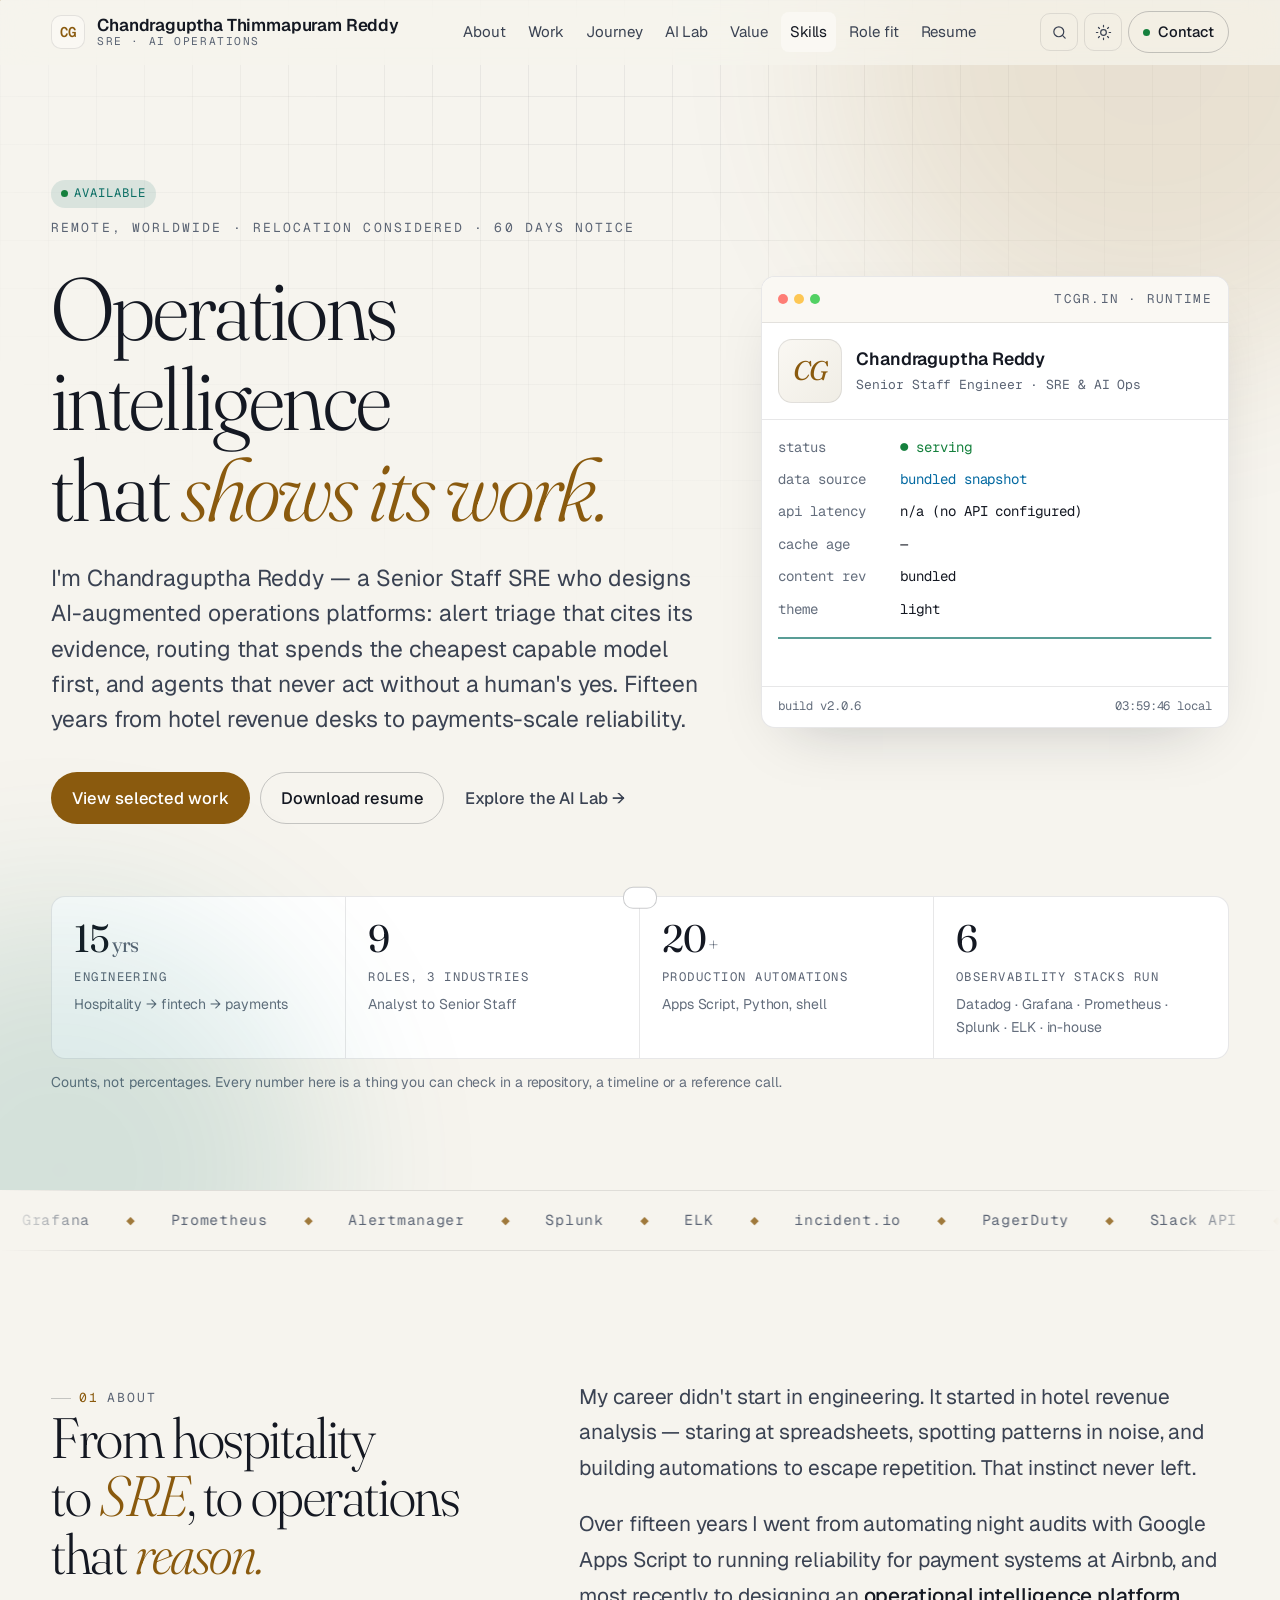
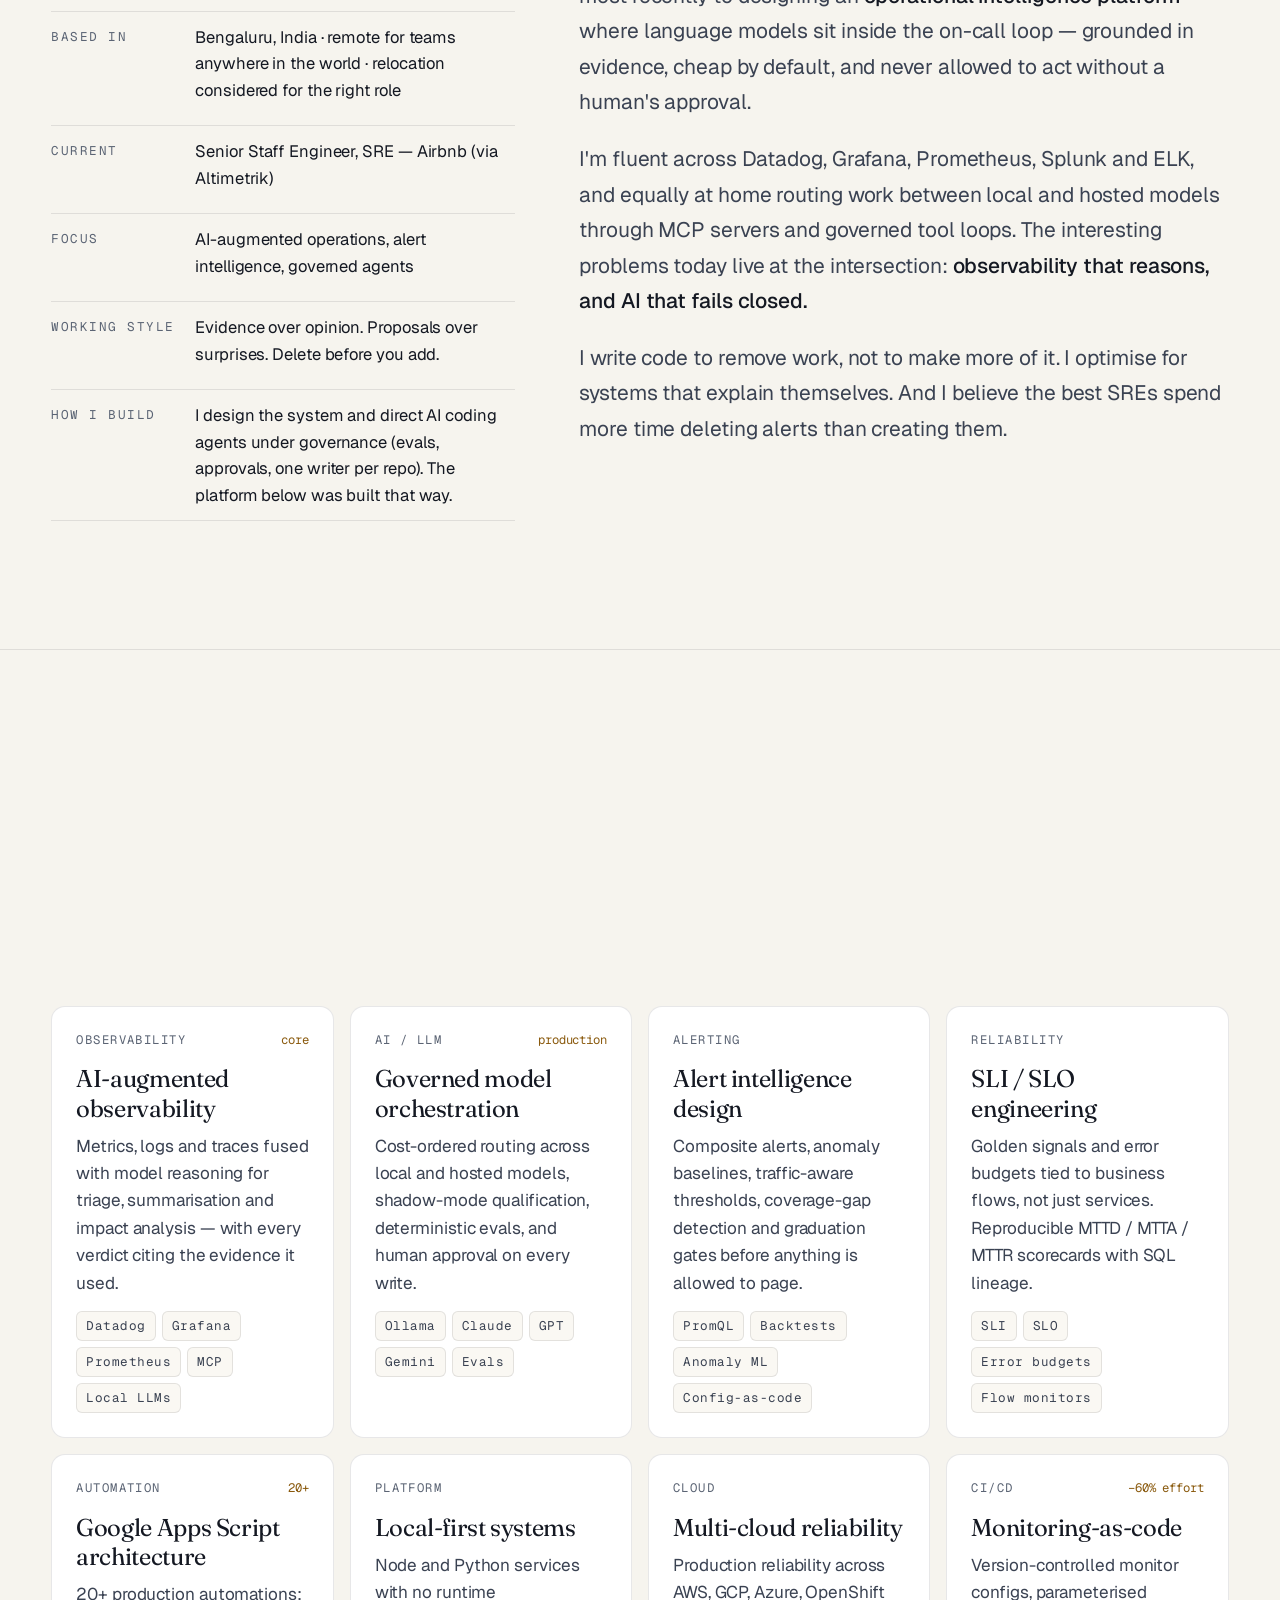
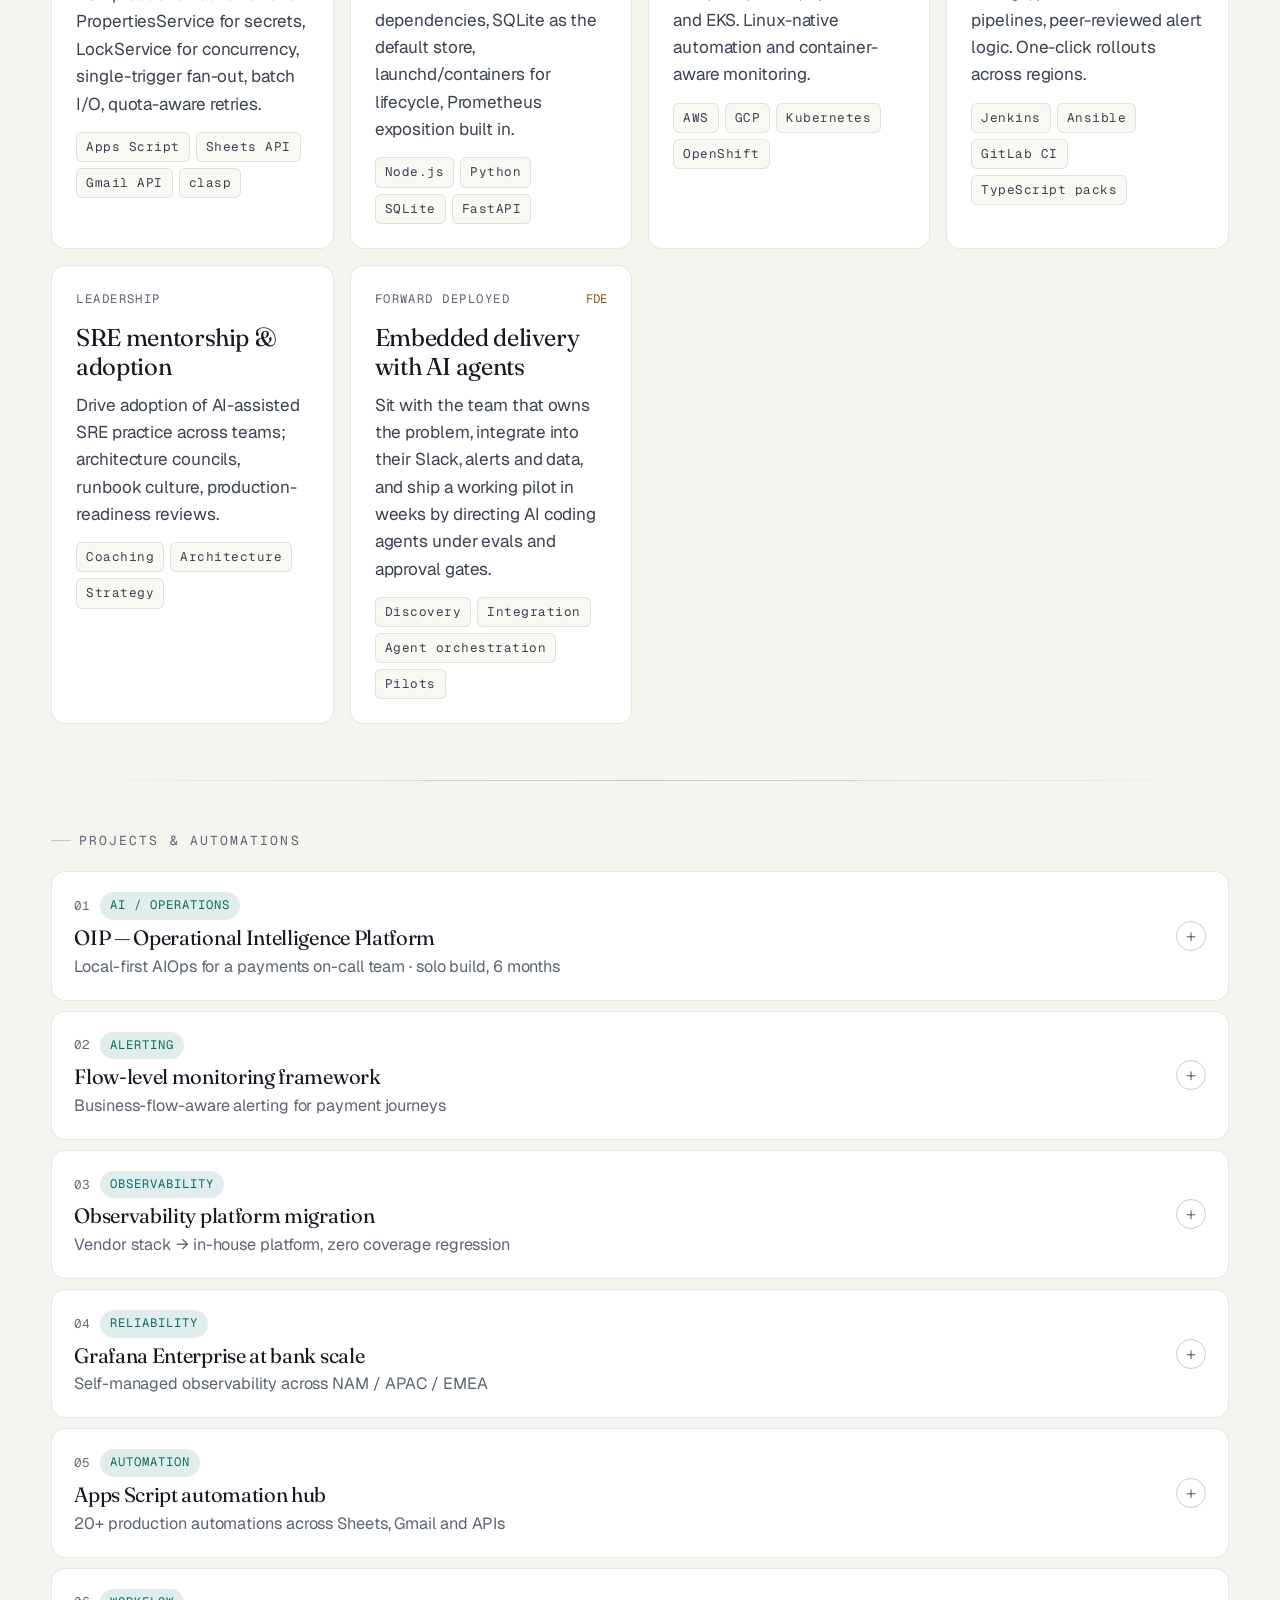
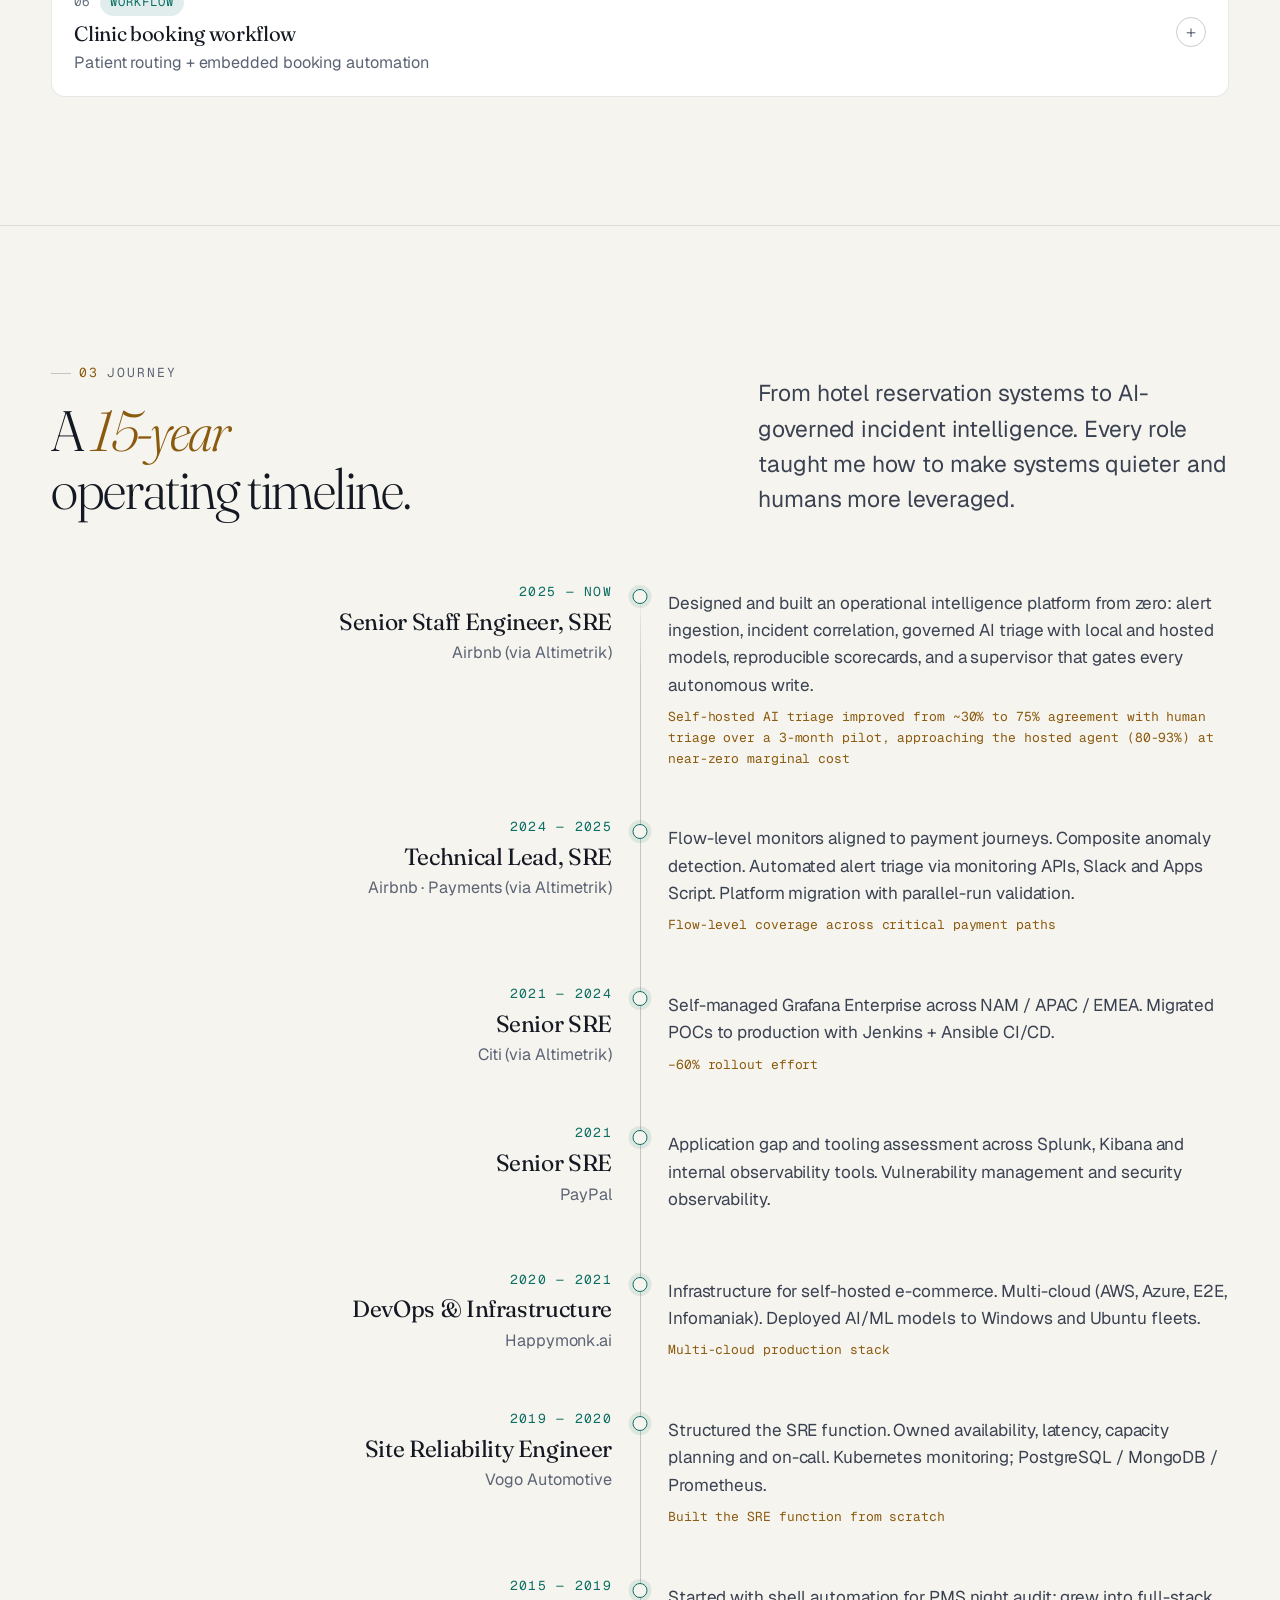
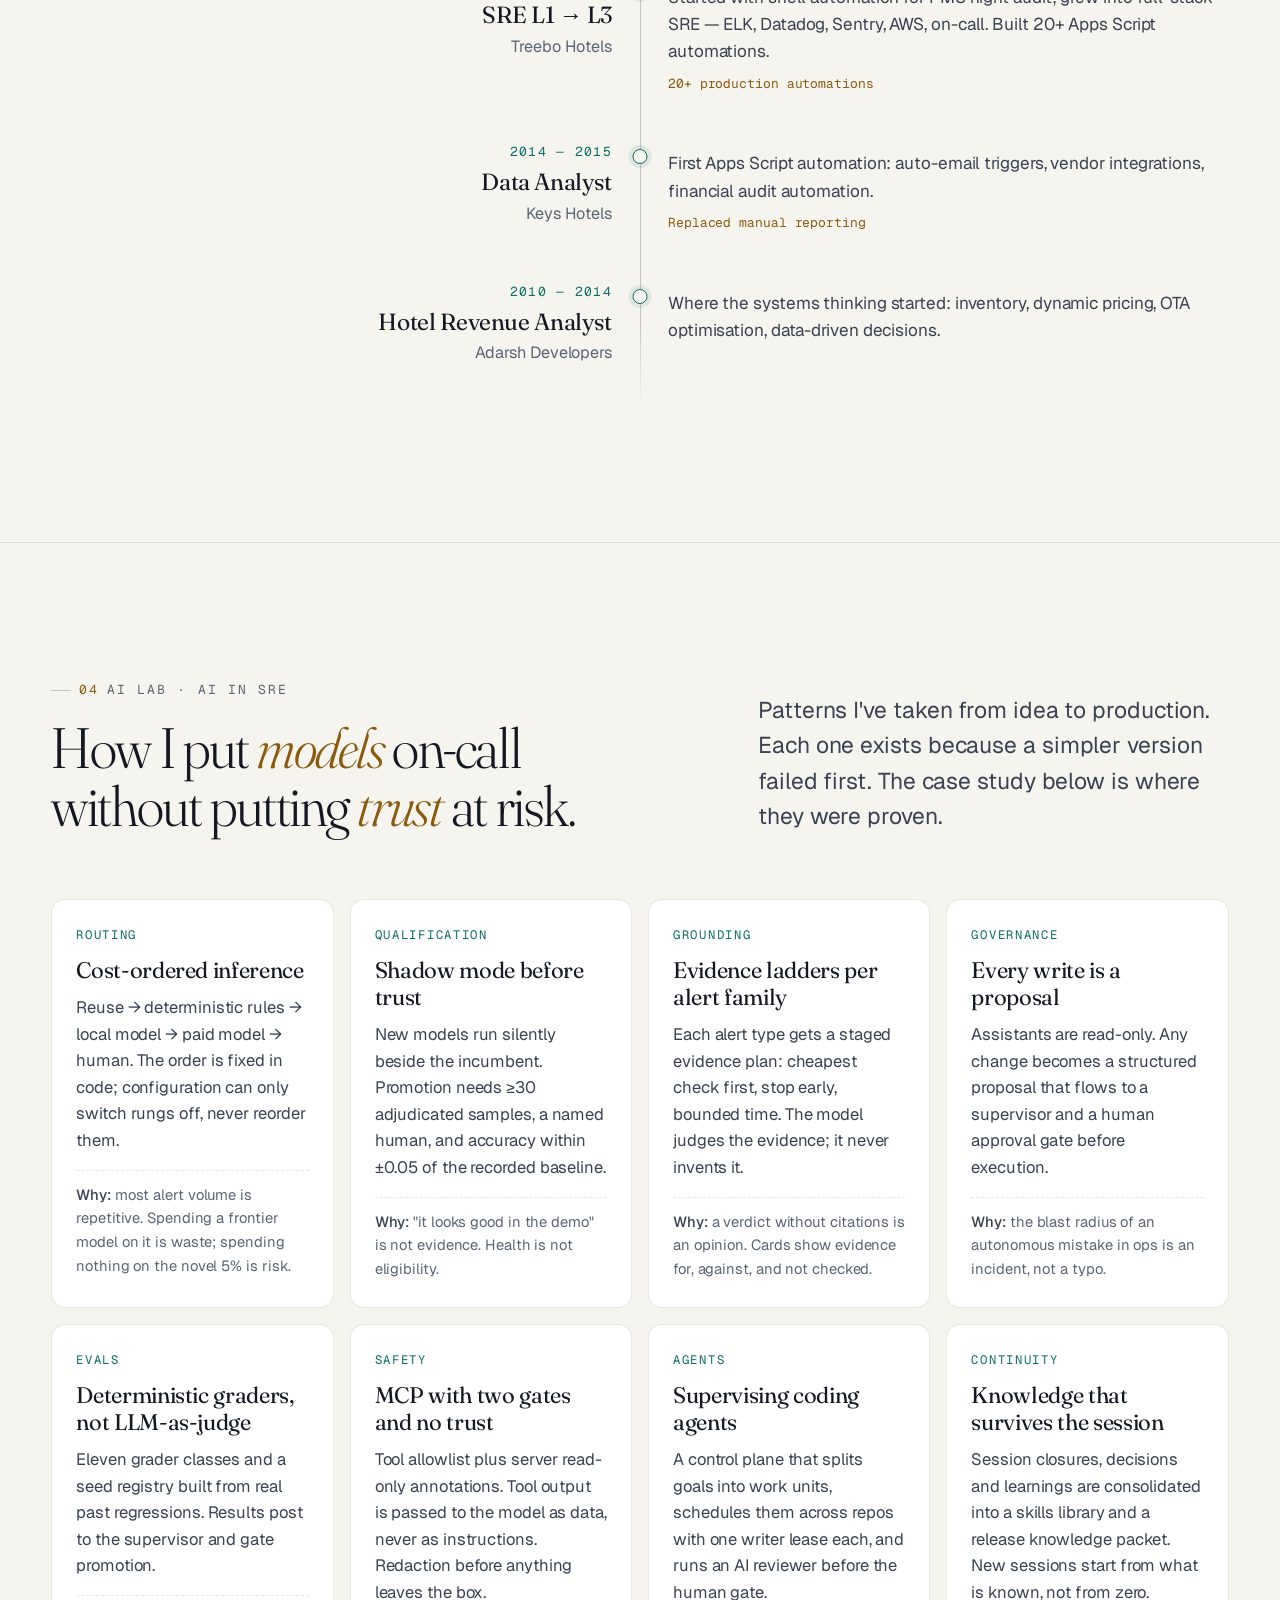
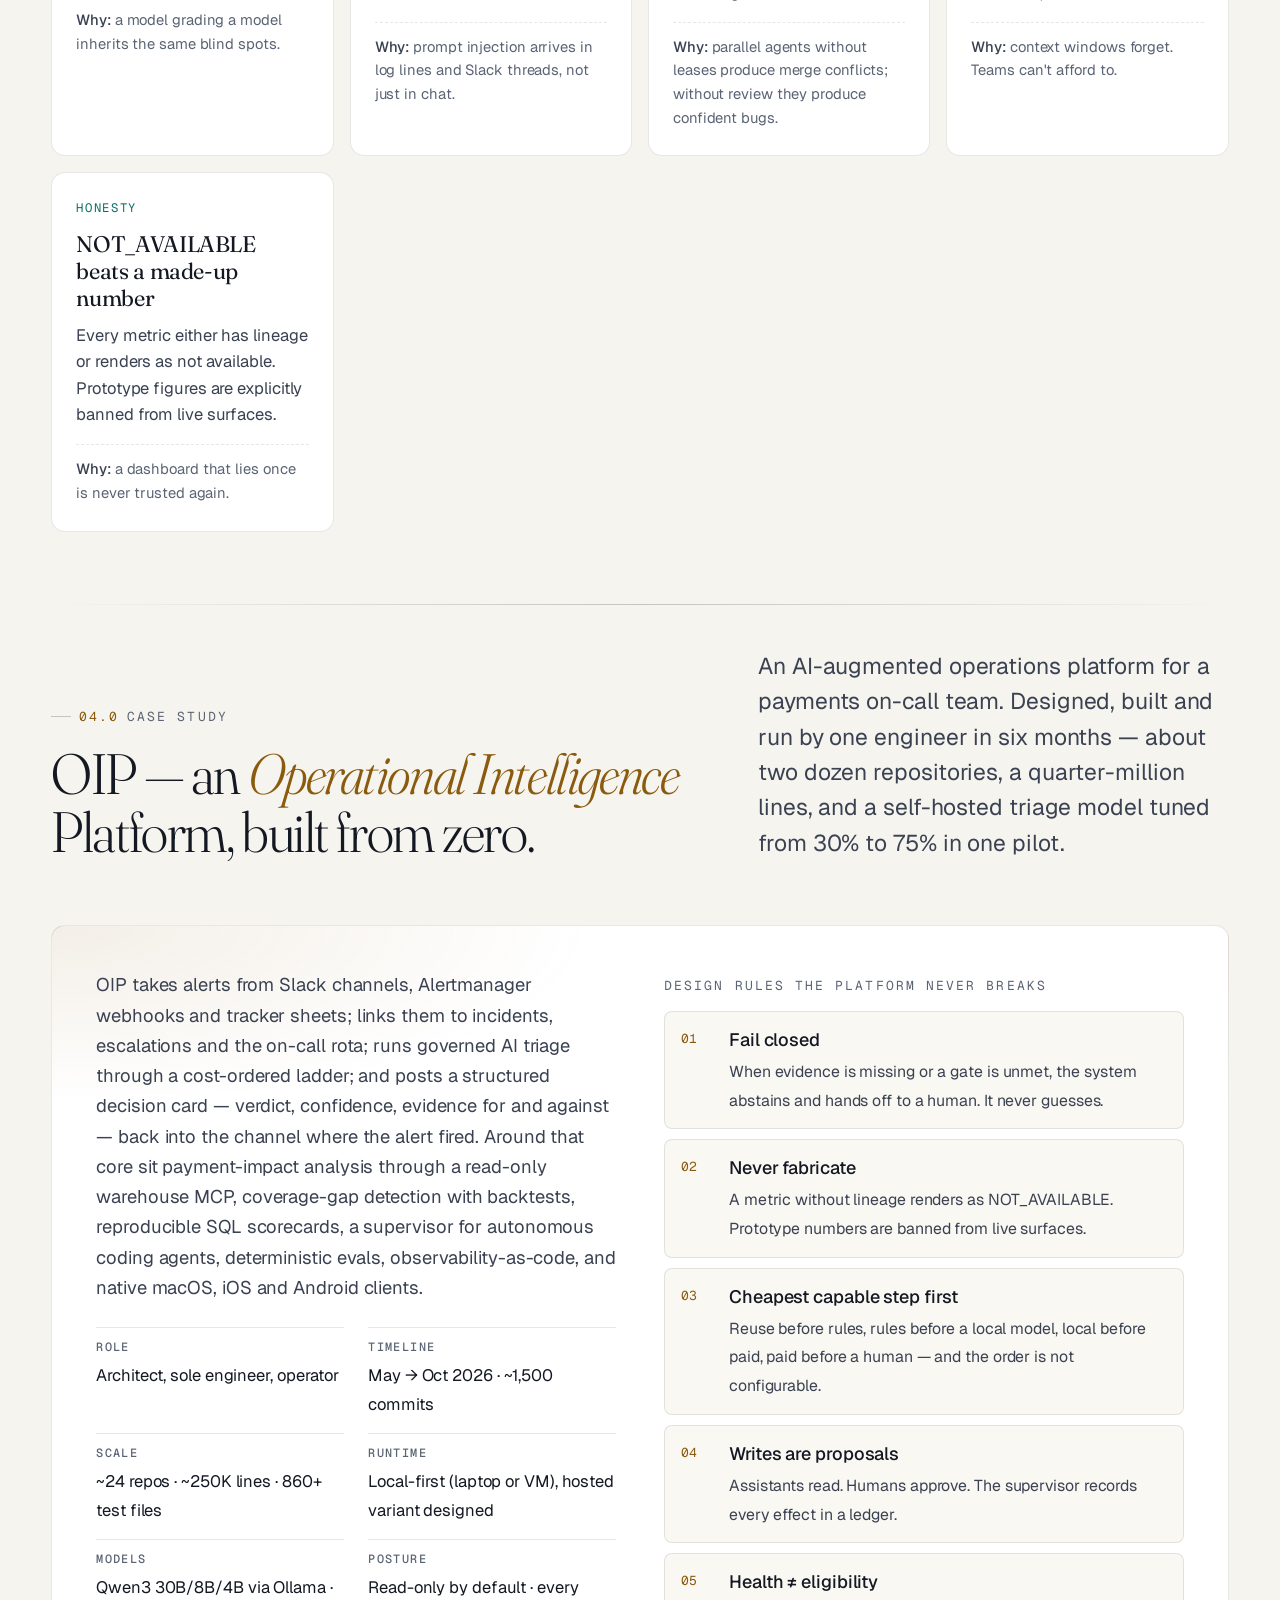
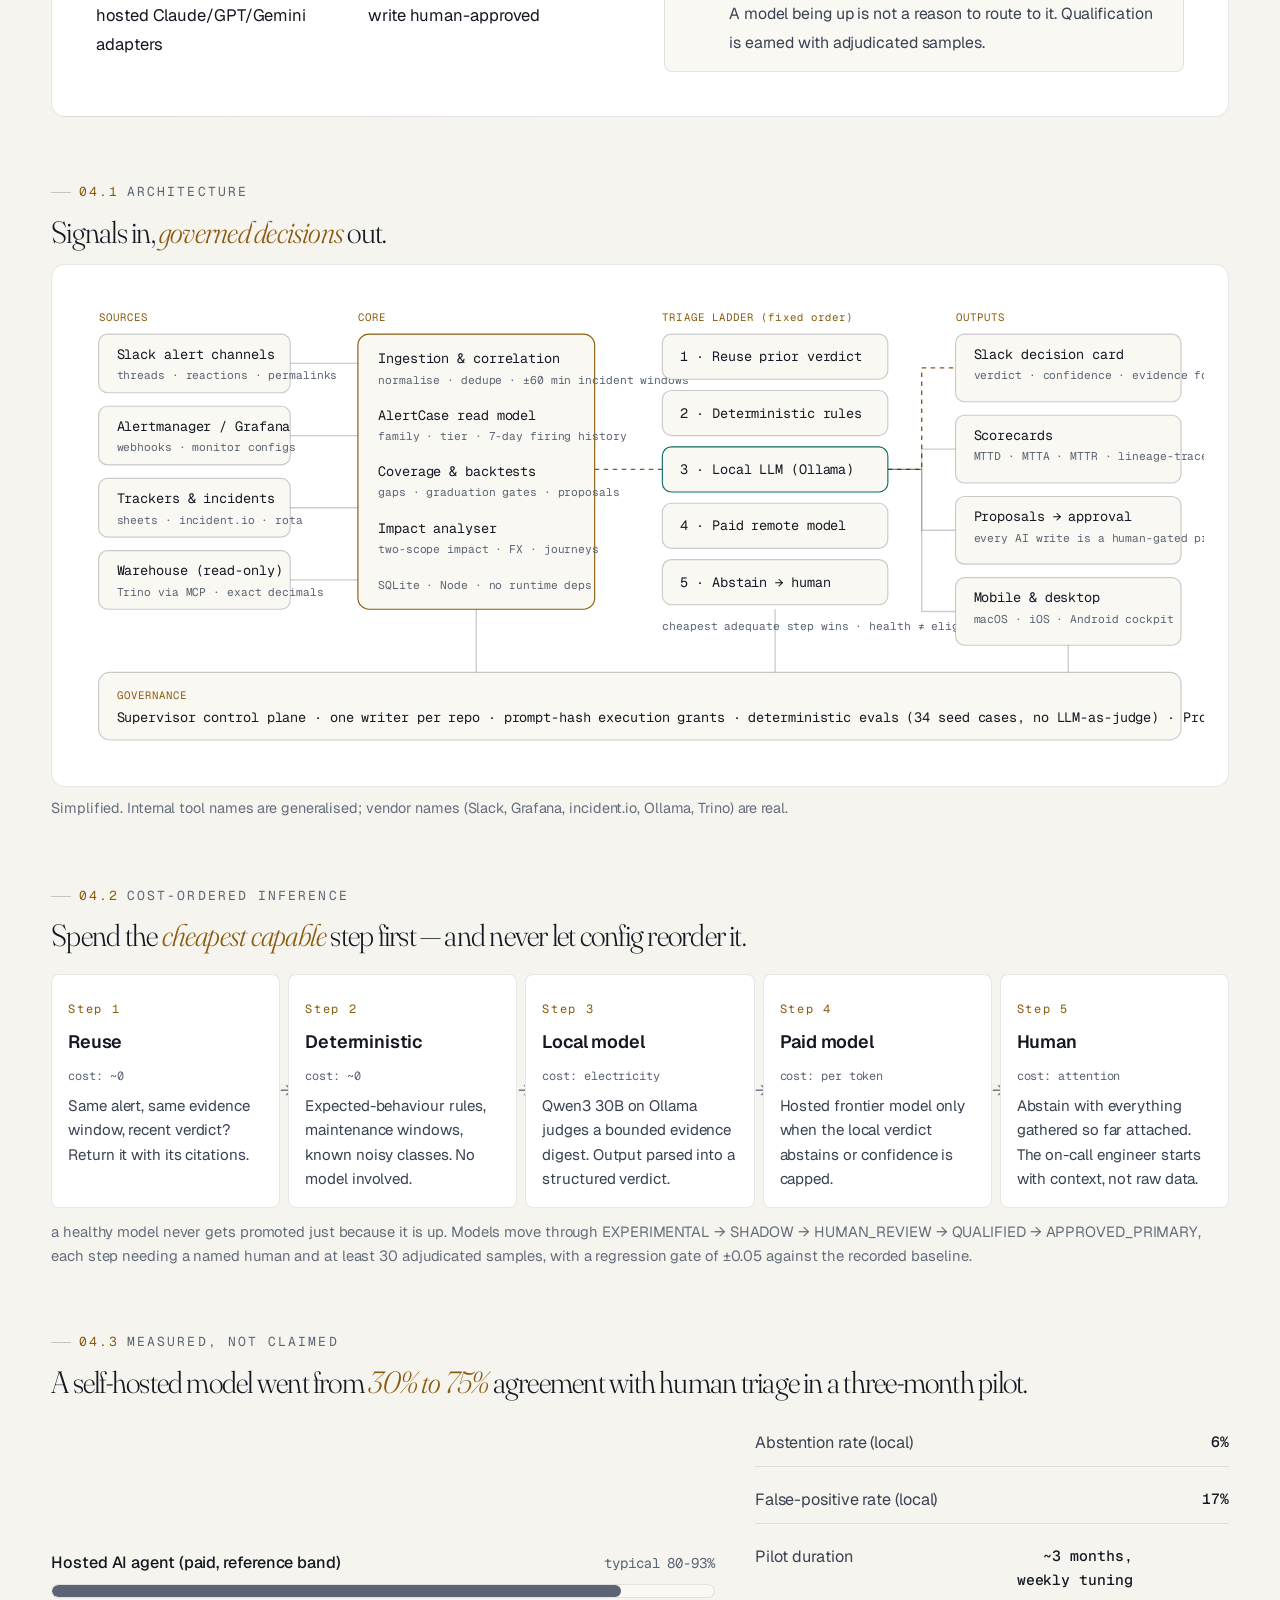
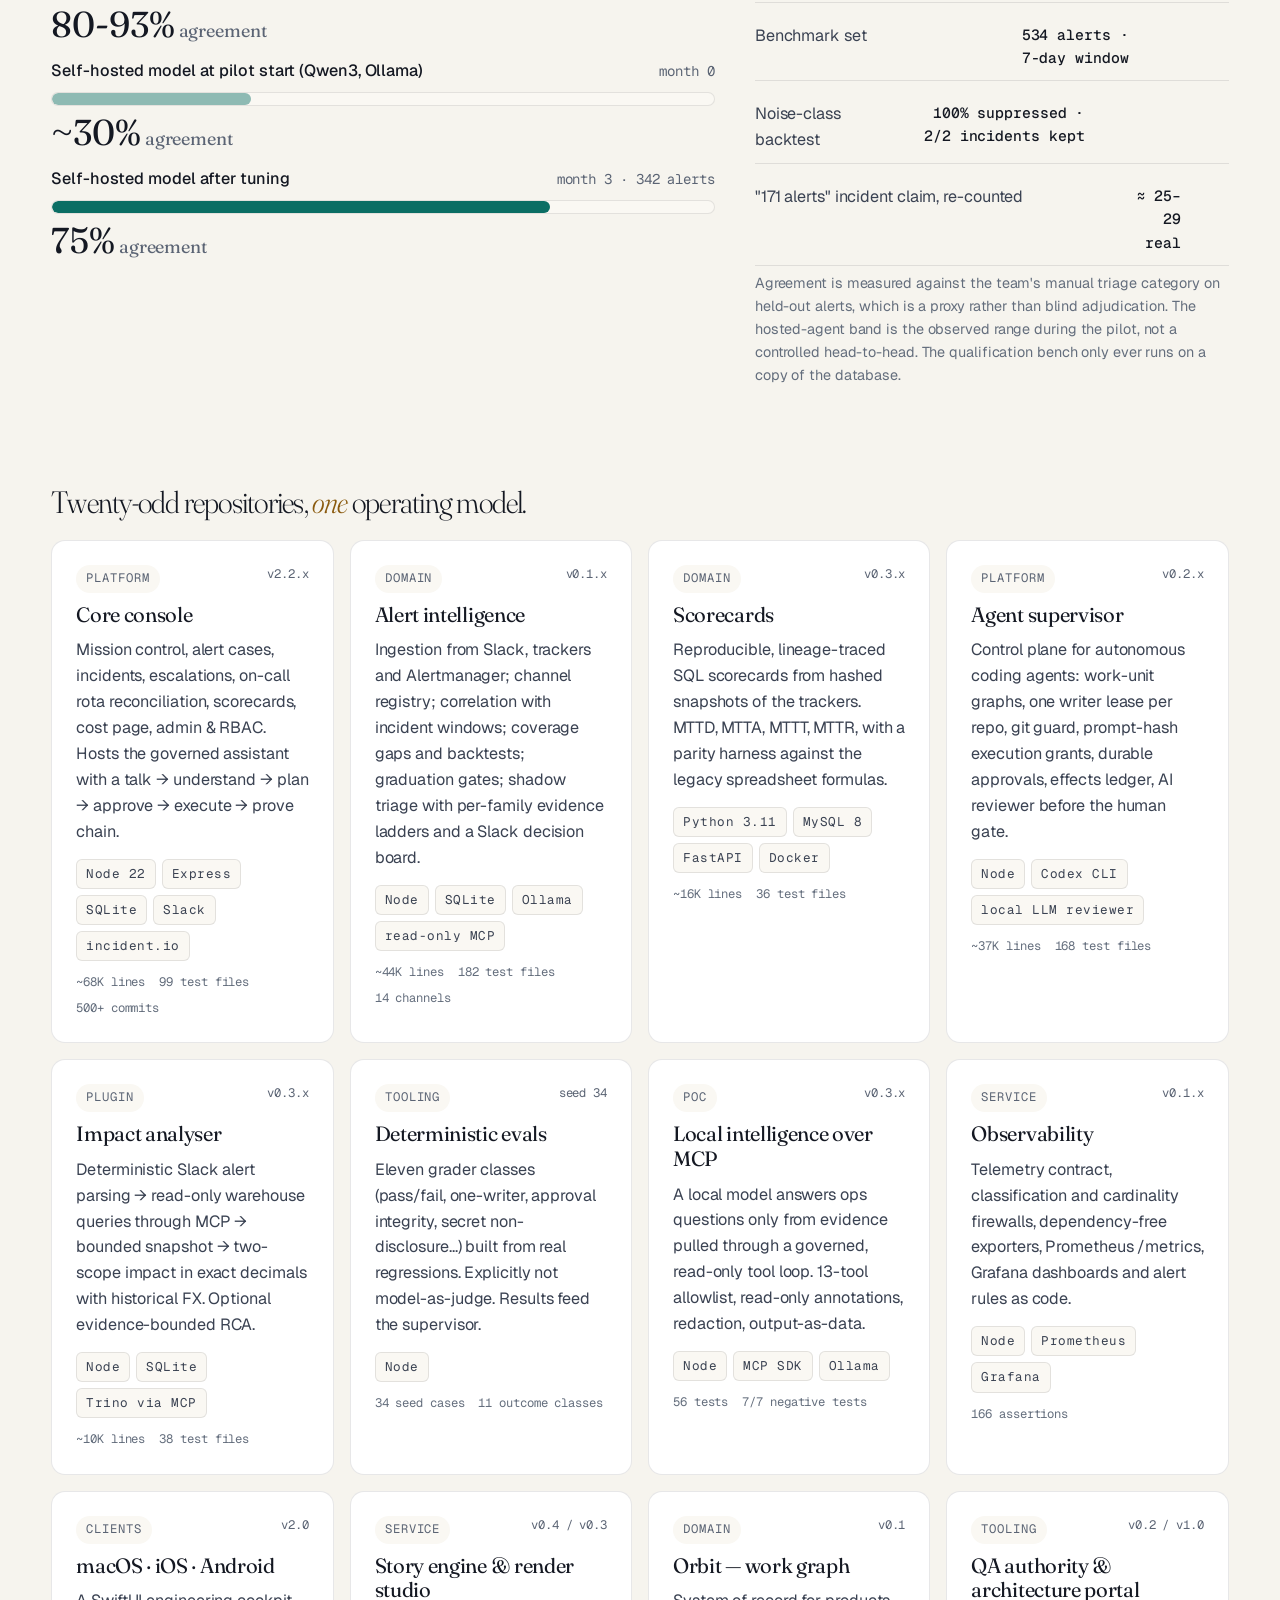
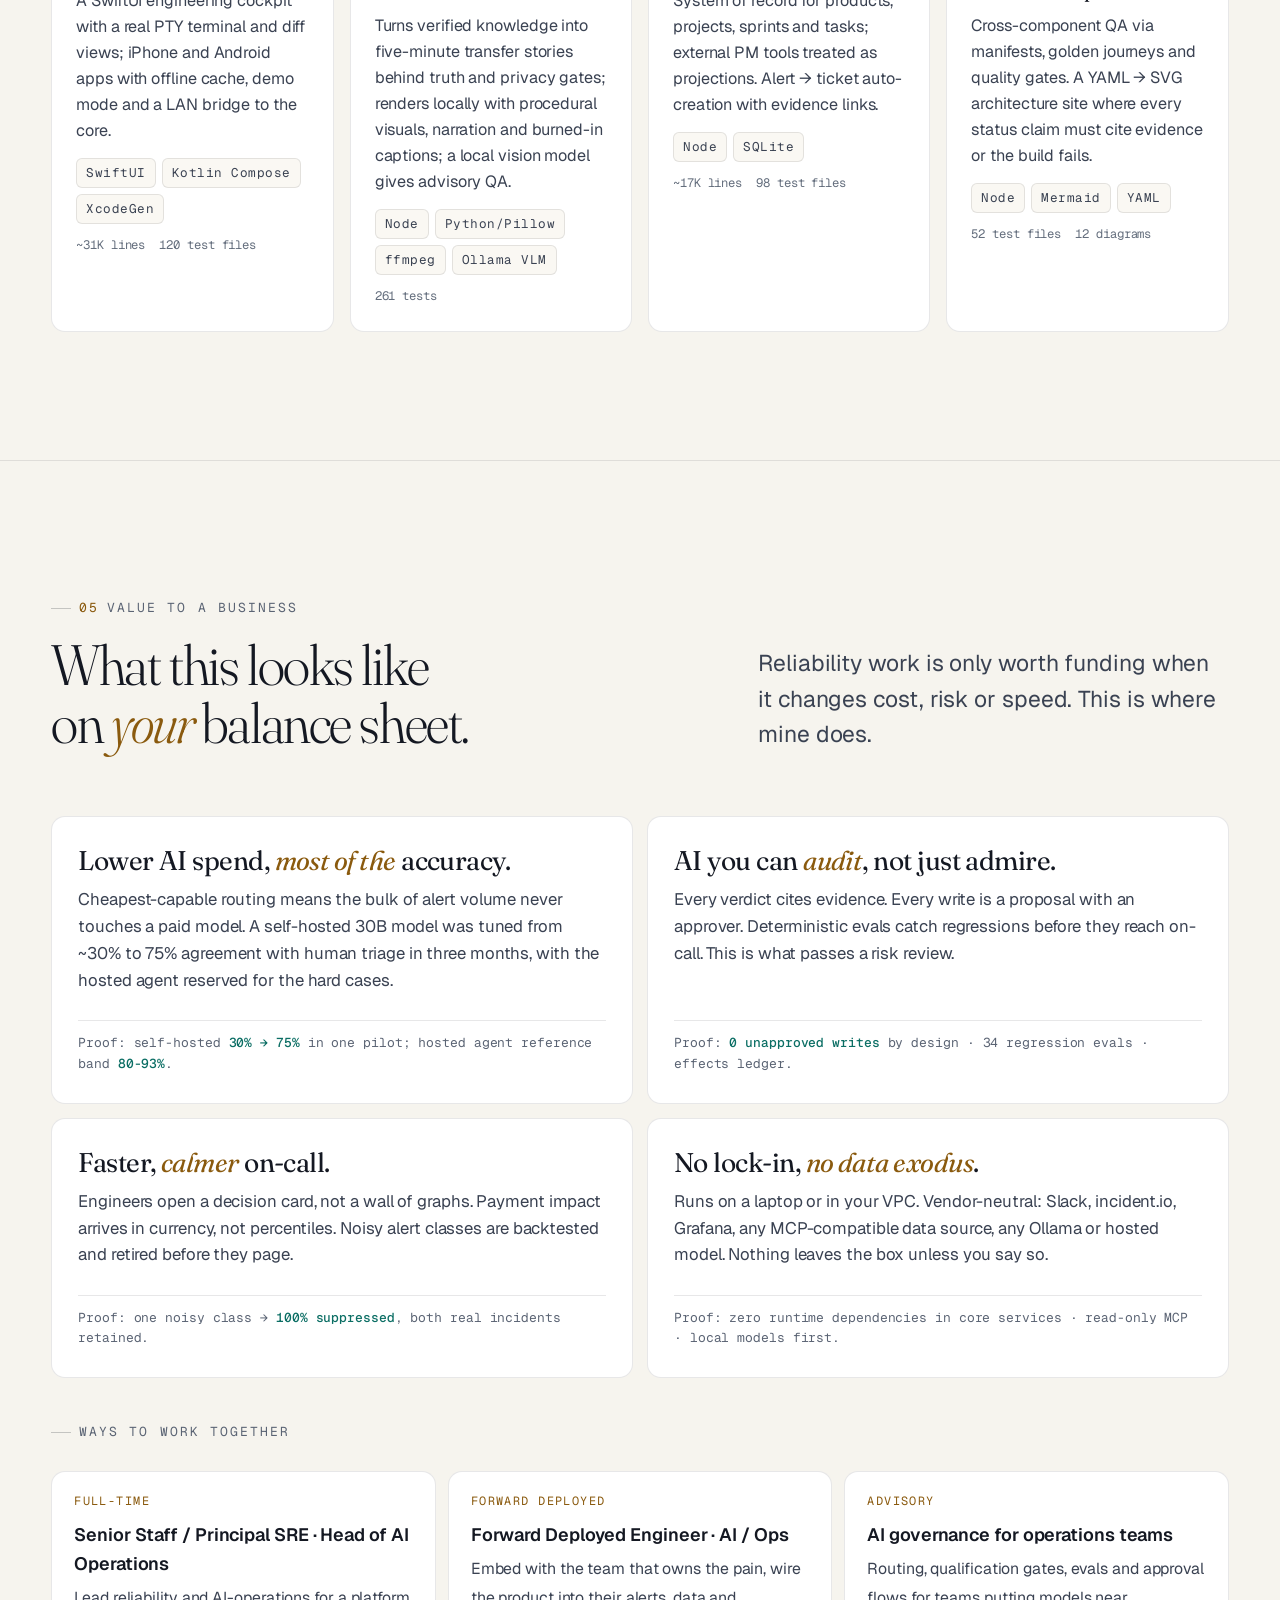
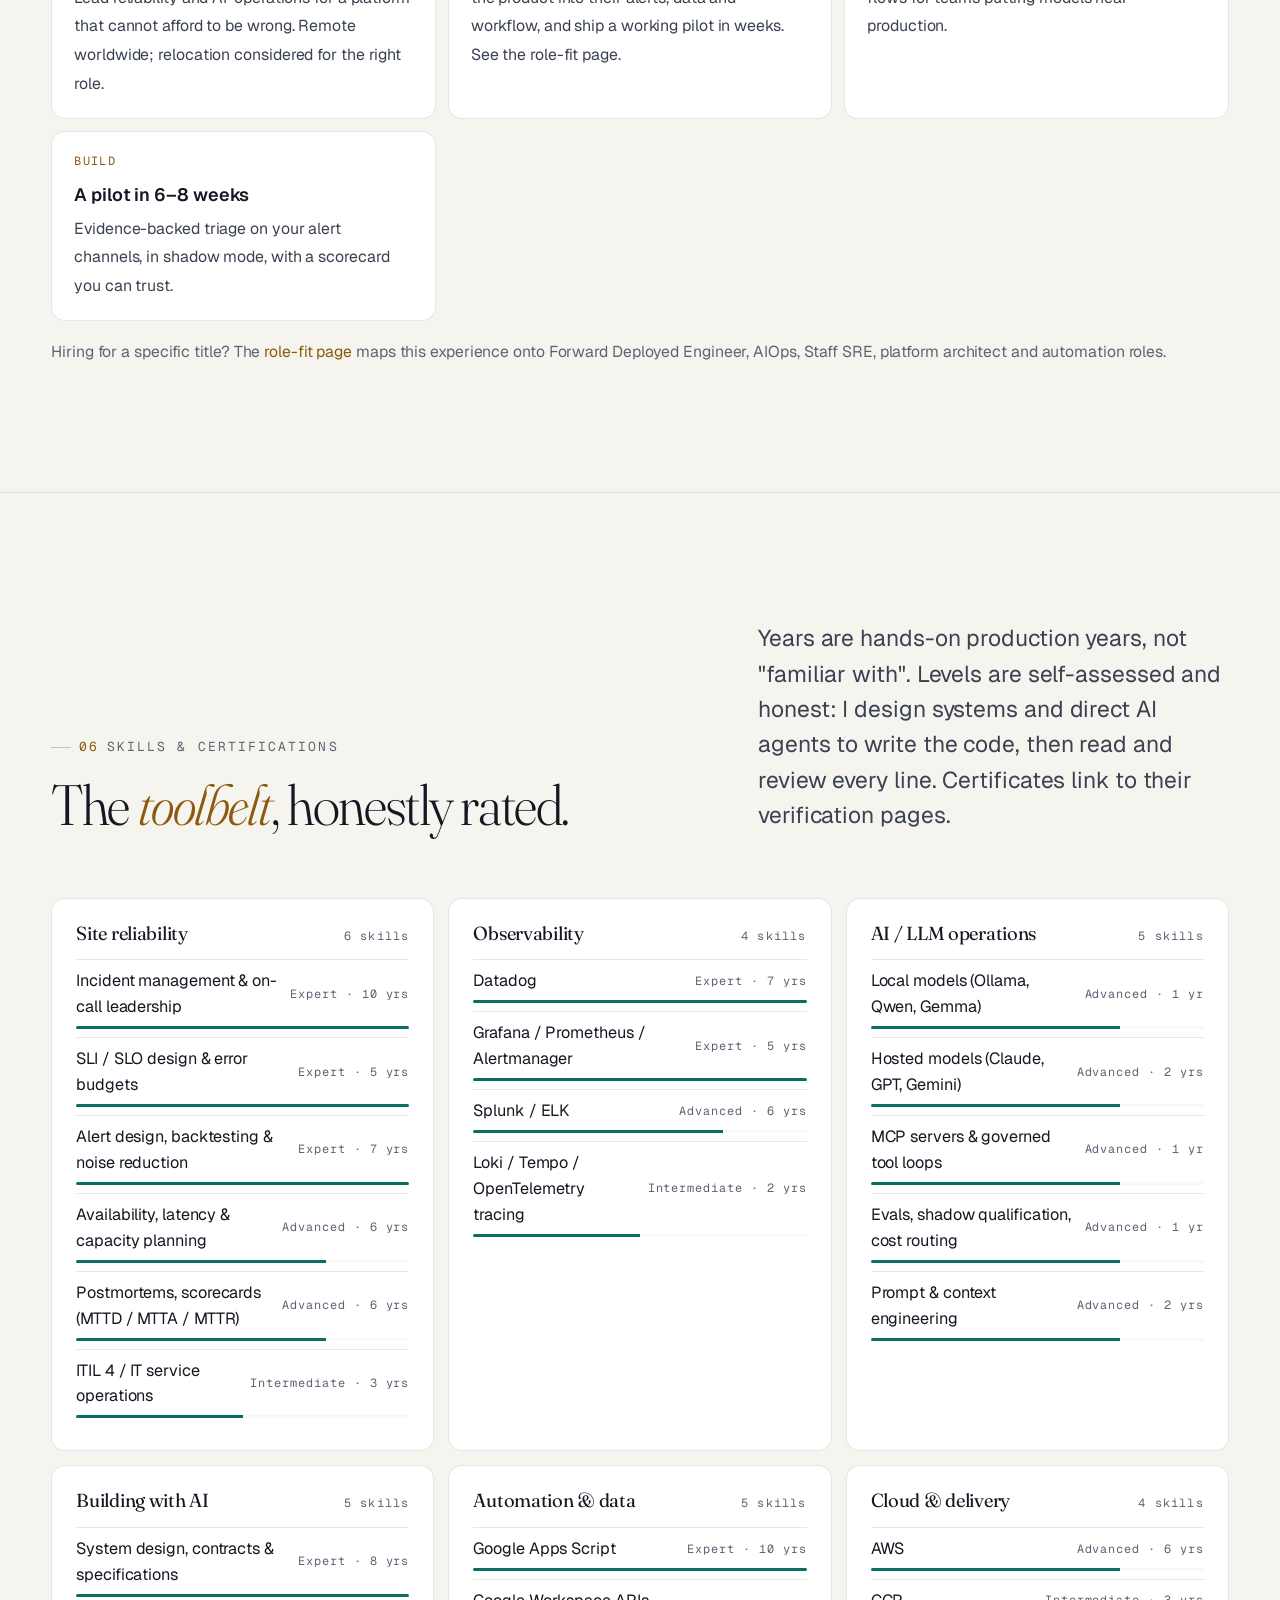
<file: public/index.html>
<!DOCTYPE html>
<html lang="en" data-theme="dark">
<head>
<meta charset="UTF-8" />
<meta name="viewport" content="width=device-width, initial-scale=1.0, viewport-fit=cover" />
<title>Chandraguptha Reddy — Senior Staff Engineer · SRE & AI Operations</title>
<meta name="description" content="Senior Staff SRE who designs AI-augmented operations platforms: evidence-backed alert triage, cost-ordered model routing, and agents that never act without human approval. Builder of OIP, an Operational Intelligence Platform." />
<meta name="author" content="Chandraguptha Reddy" />
<meta name="theme-color" content="#0b0e12" media="(prefers-color-scheme: dark)" />
<meta name="theme-color" content="#f6f4ee" media="(prefers-color-scheme: light)" />

<meta property="og:title" content="Chandraguptha Reddy — SRE & AI Operations" />
<meta property="og:description" content="Operations intelligence that shows its work. AI-augmented SRE, AIOps platforms, governed agents." />
<meta property="og:type" content="website" />
<meta property="og:url" content="https://tcgr.in" />
<meta property="og:site_name" content="tcgr.in" />
<meta name="twitter:card" content="summary_large_image" />
<link rel="canonical" href="https://tcgr.in" />
<link rel="icon" type="image/svg+xml" href="data:image/svg+xml,%3Csvg xmlns='http://www.w3.org/2000/svg' viewBox='0 0 64 64'%3E%3Crect width='64' height='64' rx='14' fill='%230b0e12'/%3E%3Ctext x='32' y='43' font-family='monospace' font-size='24' font-weight='600' fill='%23f2b84b' text-anchor='middle'%3ECG%3C/text%3E%3C/svg%3E" />

<!-- Theme before paint: avoids flash. Respects saved choice, then OS preference. -->
<script>
  (function () {
    try {
      var saved = localStorage.getItem('tcgr_theme');
      var theme = saved || (window.matchMedia('(prefers-color-scheme: light)').matches ? 'light' : 'dark');
      document.documentElement.setAttribute('data-theme', theme);
    } catch (e) {}
  })();
</script>

<!-- Runtime config — regenerated at build by build.sh from Cloudflare env -->
<script>
  window.PORTFOLIO_CONFIG = Object.assign({
    API_URL: "",
    CACHE_TTL_MS: 30 * 60 * 1000,
    SITE_VERSION: "2.0.6",
    SHOW_FALLBACK_BANNER: false
  }, window.PORTFOLIO_CONFIG || {});
</script>
<script src="./config.js" defer></script>

<link rel="preconnect" href="https://fonts.googleapis.com">
<link rel="preconnect" href="https://fonts.gstatic.com" crossorigin>
<link href="https://fonts.googleapis.com/css2?family=Fraunces:ital,opsz,wght,SOFT,WONK@0,9..144,300..600,0..100,0..1;1,9..144,300..600,0..100,0..1&family=Geist:wght@400;500;600&family=Geist+Mono:wght@400;500;600&display=swap" rel="stylesheet" media="print" onload="this.media='all'">
<noscript><link href="https://fonts.googleapis.com/css2?family=Fraunces:ital,opsz,wght,SOFT,WONK@0,9..144,300..600,0..100,0..1;1,9..144,300..600,0..100,0..1&family=Geist:wght@400;500;600&family=Geist+Mono:wght@400;500;600&display=swap" rel="stylesheet"></noscript>
<link rel="stylesheet" href="./assets/styles.css?v=__SITE_VERSION__">

<script type="application/ld+json">
{
  "@context": "https://schema.org",
  "@type": "Person",
  "name": "Chandraguptha Reddy",
  "alternateName": "Thimmapuram Chandraguptha Reddy",
  "url": "https://tcgr.in",
  "jobTitle": "Senior Staff Engineer, Site Reliability Engineering",
  "knowsAbout": ["Site Reliability Engineering", "AIOps", "Observability", "LLM orchestration", "Model Context Protocol", "Incident management", "Google Apps Script"],
  "sameAs": ["https://www.linkedin.com/in/tcgr/", "https://github.com/tcgr-in"]
}
</script>
</head>

<body>

<!-- ============================================ NAV ============================================ -->
<nav class="nav" id="nav" aria-label="Primary">
  <div class="wrap nav-inner">
    <a href="#top" class="brand" aria-label="Chandraguptha Thimmapuram Reddy — home">
      <span class="brand-mark" id="brand-mark">CG</span>
      <span class="brand-text">
        <b>Chandraguptha Thimmapuram Reddy</b>
        <span>SRE · AI Operations</span>
      </span>
    </a>

    <div class="nav-links" id="nav-links">
      <a href="#about">About</a>
      <a href="#work">Work</a>
      <a href="#journey">Journey</a>
      <a href="#ai">AI Lab</a>
      <a href="#value">Value</a>
      <a href="#skills">Skills</a>
      <a href="profiles.html" class="ext">Role fit</a>
      <a href="#resume">Resume</a>
    </div>

    <div class="nav-actions">
      <button class="icon-btn" id="palette-open" aria-label="Open command palette" title="Search (⌘K)">
        <svg viewBox="0 0 24 24" fill="none" stroke="currentColor" stroke-width="1.7" stroke-linecap="round"><circle cx="11" cy="11" r="7"/><path d="m20 20-3.5-3.5"/></svg>
      </button>
      <button class="icon-btn" id="theme-toggle" aria-label="Toggle colour theme" title="Toggle theme">
        <svg class="moon" viewBox="0 0 24 24" fill="none" stroke="currentColor" stroke-width="1.7" stroke-linecap="round" stroke-linejoin="round"><path d="M21 12.8A9 9 0 1 1 11.2 3a7 7 0 0 0 9.8 9.8Z"/></svg>
        <svg class="sun" viewBox="0 0 24 24" fill="none" stroke="currentColor" stroke-width="1.7" stroke-linecap="round"><circle cx="12" cy="12" r="4"/><path d="M12 2v2M12 20v2M4.9 4.9l1.4 1.4M17.7 17.7l1.4 1.4M2 12h2M20 12h2M4.9 19.1l1.4-1.4M17.7 6.3l1.4-1.4"/></svg>
      </button>
      <a href="#contact" class="btn sm" id="nav-cta"><span class="dot"></span> Contact</a>
      <button class="icon-btn" id="menu-toggle" aria-label="Toggle menu" aria-expanded="false" aria-controls="mobile-menu">
        <svg class="open" viewBox="0 0 24 24" fill="none" stroke="currentColor" stroke-width="1.7" stroke-linecap="round"><path d="M4 7h16M4 12h16M4 17h16"/></svg>
      </button>
    </div>
  </div>
  <div class="mobile-menu" id="mobile-menu">
    <a href="#about">About</a>
    <a href="#work">Expertise &amp; work</a>
    <a href="#journey">Journey</a>
    <a href="#ai">AI Lab — AI in SRE</a>
    <a href="#value">Value to a business</a>
    <a href="#skills">Skills</a>
    <a href="#knowledge">Knowledge</a>
    <a href="profiles.html">Role fit — which roles I match</a>
    <a href="#resume">Resume</a>
    <a href="#contact">Contact →</a>
  </div>
</nav>

<!-- ============================================ HERO ============================================ -->
<a class="sr-only" href="#main">Skip to content</a>
<header id="top" class="hero">
  <div class="hero-bg" aria-hidden="true"></div>
  <canvas id="telemetry" aria-hidden="true"></canvas>
  <div class="glow" style="width:620px;height:620px;background:var(--accent);top:-260px;right:-180px" aria-hidden="true"></div>
  <div class="glow" style="width:520px;height:520px;background:var(--signal);bottom:-240px;left:-200px;opacity:.14" aria-hidden="true"></div>

  <div class="wrap">
    <div class="hero-grid">
      <div>
        <div class="hero-kicker" data-reveal>
          <span class="pill"><span class="dot"></span> Available</span>
          <span class="eyebrow bare" data-bind="profile.availability_line">Remote, worldwide · relocation considered · 60 days notice</span>
        </div>

        <h1 class="display h-hero" data-reveal data-bind-html="profile.headline">
          Operations intelligence<br>that <em>shows its work.</em>
        </h1>

        <p class="lead" id="hero-intro" data-reveal>
          I'm Chandraguptha Reddy — a Senior Staff SRE who designs AI-augmented operations platforms:
          alert triage that cites its evidence, routing that spends the cheapest capable model first,
          and agents that never act without a human's yes. Fifteen years from hotel revenue desks to payments-scale reliability.
        </p>

        <div class="hero-ctas" data-reveal>
          <a href="#work" class="btn primary">View selected work</a>
          <a href="#resume" class="btn">Download resume</a>
          <a href="#ai" class="btn quiet">Explore the AI Lab →</a>
        </div>
      </div>

      <!-- Live ops panel: real values from this page's own telemetry -->
      <aside class="ops-panel" data-reveal aria-label="Live site telemetry">
        <div class="ops-head">
          <span class="lights"><i style="background:#ff5f57"></i><i style="background:#febc2e"></i><i style="background:#28c840"></i></span>
          <span class="title">tcgr.in · runtime</span>
        </div>
        <div class="ops-portrait">
          <div class="avatar" id="avatar">CG</div>
          <div class="who">
            <b data-bind="profile.name">Chandraguptha Reddy</b>
            <span data-bind="profile.role_short">Senior Staff Engineer · SRE & AI Ops</span>
          </div>
        </div>
        <div class="ops-body">
          <div class="ops-row"><span class="k">status</span><span class="v ok" id="ops-status">● serving</span></div>
          <div class="ops-row"><span class="k">data source</span><span class="v info" id="ops-source">bundled snapshot</span></div>
          <div class="ops-row"><span class="k">api latency</span><span class="v" id="ops-latency">—</span></div>
          <div class="ops-row"><span class="k">cache age</span><span class="v" id="ops-cache">—</span></div>
          <div class="ops-row"><span class="k">content rev</span><span class="v" id="ops-rev">—</span></div>
          <div class="ops-row"><span class="k">theme</span><span class="v" id="ops-theme">dark</span></div>
          <div class="ops-spark" aria-hidden="true"><svg id="ops-spark" viewBox="0 0 240 36" preserveAspectRatio="none"></svg></div>
        </div>
        <div class="ops-foot"><span>build v<span id="site-version">2.0.0</span></span><span id="ops-clock">—</span></div>
      </aside>
    </div>

    <!-- Stats: career facts. Rendered from the `stats` sheet. -->
    <div class="stats" id="stats" data-reveal></div>
    <p class="stats-note" id="stats-note" data-bind="profile.stats_note">Counts, not percentages. Every number here is a thing you can check in a repository, a timeline or a reference call.</p>
  </div>
</header>

<!-- ============================================ MARQUEE ============================================ -->
<section class="marquee-wrap" aria-label="Technology stack">
  <div class="marquee" id="marquee"></div>
</section>

<main id="main">
<!-- ============================================ ABOUT ============================================ -->
<section id="about" class="section">
  <div class="wrap about-grid">
    <div data-reveal>
      <div class="eyebrow"><span class="num">01</span> About</div>
      <h2 class="display h-section" data-bind-html="about.headline">From hospitality<br>to <em>SRE</em>, to operations<br>that <em>reason.</em></h2>
      <div class="about-facts" id="about-facts"></div>
    </div>
    <div class="about-body" id="about-body" data-reveal></div>
  </div>
</section>

<!-- ============================================ EXPERTISE + WORK ============================================ -->
<section id="work" class="section">
  <div class="wrap">
    <div class="section-head">
      <div data-reveal>
        <div class="eyebrow"><span class="num">02</span> Expertise &amp; selected work</div>
        <h2 class="display h-section" data-bind-html="work.headline">What I'm <em>good at</em>,<br>and where it shipped.</h2>
      </div>
    </div>
    <div class="grid cols-3" id="expertise"></div>
    <div class="hairline" style="margin:56px 0 40px"></div>
    <div class="eyebrow" data-reveal>Projects &amp; automations</div>
    <div class="stack" id="projects" style="margin-top:20px"></div>
  </div>
</section>

<!-- ============================================ JOURNEY ============================================ -->
<section id="journey" class="section">
  <div class="wrap">
    <div class="section-head">
      <div data-reveal>
        <div class="eyebrow"><span class="num">03</span> Journey</div>
        <h2 class="display h-section" data-bind-html="journey.headline">A <em>15-year</em><br>operating timeline.</h2>
      </div>
      <p class="lead" data-reveal data-bind="journey.lede">From hotel reservation systems to AI-governed incident intelligence. Every role taught me how to make systems quieter and humans more leveraged.</p>
    </div>
    <div class="timeline" id="timeline"></div>
  </div>
</section>

<!-- ============================================ AI IN SRE ============================================ -->
<section id="ai" class="section">
  <div class="wrap">
    <div class="section-head">
      <div data-reveal>
        <div class="eyebrow"><span class="num">04</span> AI Lab · AI in SRE</div>
        <h2 class="display h-section" data-bind-html="ai.headline">How I put <em>models</em> on-call<br>without putting <em>trust</em> at risk.</h2>
      </div>
      <p class="lead" data-reveal data-bind="ai.lede">Patterns I've taken from idea to production. Each one exists because a simpler version failed first.</p>
    </div>
    <div class="grid cols-3" id="ai-patterns"></div>

    <!-- OIP case study lives inside the AI Lab, as the proof behind the patterns above -->
    <div id="oip" style="margin-top:72px;scroll-margin-top:88px">
      <div class="hairline" style="margin-bottom:44px"></div>
      <div class="section-head">
        <div data-reveal>
          <div class="eyebrow"><span class="num">04.0</span> Case study</div>
          <h3 class="display h-section" data-bind-html="case.headline">OIP — an <em>Operational Intelligence</em><br>Platform, built from zero.</h3>
        </div>
        <p class="lead" data-reveal data-bind="case.lede">An AI-augmented operations platform for a payments on-call team. Designed, built and run by one engineer in six months — about two dozen repositories, a quarter-million lines, and a self-hosted triage model tuned from 30% to 75% in one pilot.</p>
      </div>
<div class="case-hero" data-reveal>
      <div>
        <p class="lead" id="case-summary"></p>
        <div class="case-meta" id="case-meta"></div>
      </div>
      <div>
        <div class="eyebrow bare" style="margin-bottom:14px">Design rules the platform never breaks</div>
        <div class="principles" id="principles"></div>
      </div>
    </div>

    <!-- Architecture -->
    <div style="margin-top:56px" data-reveal>
      <div class="eyebrow"><span class="num">04.1</span> Architecture</div>
      <h3 class="display" style="font-size:clamp(1.5rem,2.4vw,2.2rem);margin-top:14px">Signals in, <em>governed decisions</em> out.</h3>
      <div class="diagram" role="img" aria-label="Architecture diagram: alert sources flow into the ingestion and correlation layer, then into the AI triage ladder, then into Slack decision cards, scorecards and human approval. A supervisor and evals govern every write.">
        <svg viewBox="0 0 1000 420" xmlns="http://www.w3.org/2000/svg">
          <!-- Sources -->
          <g>
            <text x="20" y="28" class="tag">SOURCES</text>
            <rect x="20" y="40" width="170" height="52" rx="8" class="box"/><text x="36" y="62" class="lbl">Slack alert channels</text><text x="36" y="80" class="sub">threads · reactions · permalinks</text>
            <rect x="20" y="104" width="170" height="52" rx="8" class="box"/><text x="36" y="126" class="lbl">Alertmanager / Grafana</text><text x="36" y="144" class="sub">webhooks · monitor configs</text>
            <rect x="20" y="168" width="170" height="52" rx="8" class="box"/><text x="36" y="190" class="lbl">Trackers &amp; incidents</text><text x="36" y="208" class="sub">sheets · incident.io · rota</text>
            <rect x="20" y="232" width="170" height="52" rx="8" class="box"/><text x="36" y="254" class="lbl">Warehouse (read-only)</text><text x="36" y="272" class="sub">Trino via MCP · exact decimals</text>
          </g>
          <!-- Core -->
          <g>
            <text x="250" y="28" class="tag">CORE</text>
            <rect x="250" y="40" width="210" height="244" rx="10" class="box accent"/>
            <text x="268" y="66" class="lbl">Ingestion &amp; correlation</text>
            <text x="268" y="84" class="sub">normalise · dedupe · ±60 min incident windows</text>
            <text x="268" y="116" class="lbl">AlertCase read model</text>
            <text x="268" y="134" class="sub">family · tier · 7-day firing history</text>
            <text x="268" y="166" class="lbl">Coverage &amp; backtests</text>
            <text x="268" y="184" class="sub">gaps · graduation gates · proposals</text>
            <text x="268" y="216" class="lbl">Impact analyser</text>
            <text x="268" y="234" class="sub">two-scope impact · FX · journeys</text>
            <text x="268" y="266" class="sub">SQLite · Node · no runtime deps</text>
          </g>
          <!-- Ladder -->
          <g>
            <text x="520" y="28" class="tag">TRIAGE LADDER (fixed order)</text>
            <rect x="520" y="40" width="200" height="40" rx="8" class="box"/><text x="536" y="64" class="lbl">1 · Reuse prior verdict</text>
            <rect x="520" y="90" width="200" height="40" rx="8" class="box"/><text x="536" y="114" class="lbl">2 · Deterministic rules</text>
            <rect x="520" y="140" width="200" height="40" rx="8" class="box signal"/><text x="536" y="164" class="lbl">3 · Local LLM (Ollama)</text>
            <rect x="520" y="190" width="200" height="40" rx="8" class="box"/><text x="536" y="214" class="lbl">4 · Paid remote model</text>
            <rect x="520" y="240" width="200" height="40" rx="8" class="box"/><text x="536" y="264" class="lbl">5 · Abstain → human</text>
            <text x="520" y="302" class="sub">cheapest adequate step wins · health ≠ eligibility</text>
          </g>
          <!-- Outputs -->
          <g>
            <text x="780" y="28" class="tag">OUTPUTS</text>
            <rect x="780" y="40" width="200" height="60" rx="8" class="box"/><text x="796" y="62" class="lbl">Slack decision card</text><text x="796" y="80" class="sub">verdict · confidence · evidence for/against</text>
            <rect x="780" y="112" width="200" height="60" rx="8" class="box"/><text x="796" y="134" class="lbl">Scorecards</text><text x="796" y="152" class="sub">MTTD · MTTA · MTTR · lineage-traced SQL</text>
            <rect x="780" y="184" width="200" height="60" rx="8" class="box"/><text x="796" y="206" class="lbl">Proposals → approval</text><text x="796" y="224" class="sub">every AI write is a human-gated proposal</text>
            <rect x="780" y="256" width="200" height="60" rx="8" class="box"/><text x="796" y="278" class="lbl">Mobile &amp; desktop</text><text x="796" y="296" class="sub">macOS · iOS · Android cockpit</text>
          </g>
          <!-- Governance rail -->
          <g>
            <rect x="20" y="340" width="960" height="60" rx="10" class="box"/>
            <text x="36" y="364" class="tag">GOVERNANCE</text>
            <text x="36" y="384" class="lbl">Supervisor control plane · one writer per repo · prompt-hash execution grants · deterministic evals (34 seed cases, no LLM-as-judge) · Prometheus + Grafana as code · knowledge continuity</text>
          </g>
          <!-- Wires -->
          <path d="M190 66 H250" class="wire"/><path d="M190 130 H250" class="wire"/><path d="M190 194 H250" class="wire"/><path d="M190 258 H250" class="wire"/>
          <path d="M460 160 H520" class="wire hot"/>
          <path d="M720 160 H750 V70 H780" class="wire hot"/><path d="M720 160 H750 V142 H780" class="wire"/><path d="M720 160 H750 V214 H780" class="wire"/><path d="M720 160 H750 V286 H780" class="wire"/>
          <path d="M355 284 V340" class="wire"/><path d="M620 284 V340" class="wire"/><path d="M880 316 V340" class="wire"/>
        </svg>
      </div>
      <p class="diagram-caption">Simplified. Internal tool names are generalised; vendor names (Slack, Grafana, incident.io, Ollama, Trino) are real.</p>
    </div>

    <!-- Routing ladder -->
    <div style="margin-top:56px" data-reveal>
      <div class="eyebrow"><span class="num">04.2</span> Cost-ordered inference</div>
      <h3 class="display" style="font-size:clamp(1.5rem,2.4vw,2.2rem);margin:14px 0 22px">Spend the <em>cheapest capable</em> step first — and never let config reorder it.</h3>
      <div class="ladder" id="ladder"></div>
      <p class="ladder-note" data-bind="case.ladder_note">Eligibility and health are tracked separately: a healthy model never gets promoted just because it is up. Models move through EXPERIMENTAL → SHADOW → HUMAN_REVIEW → QUALIFIED → APPROVED_PRIMARY, each step needing a named human and at least 30 adjudicated samples, with a regression gate of ±0.05 against the recorded baseline.</p>
    </div>

    <!-- Benchmark -->
    <div style="margin-top:56px" data-reveal>
      <div class="eyebrow"><span class="num">04.3</span> Measured, not claimed</div>
      <h3 class="display" style="font-size:clamp(1.5rem,2.4vw,2.2rem);margin:14px 0 22px">A self-hosted model went from <em>30% to 75%</em> agreement with human triage in a three-month pilot.</h3>
      <div class="bench">
        <div class="bars" id="bench-bars"></div>
        <div>
          <div class="bench-facts" id="bench-facts"></div>
          <p class="bench-note" data-bind="case.bench_note">Held-out rows from a 7-day window. "Human label" is the team's manual triage category, used as a proxy — the honest caveat is that it is not blind adjudication. The qualification bench only ever runs on a copy of the database.</p>
        </div>
      </div>
    </div>

    <!-- Components -->
    <div style="margin-top:56px">
      <div class="eyebrow" data-reveal><span class="num">04.4</span> What's inside</div>
      <h3 class="display" style="font-size:clamp(1.5rem,2.4vw,2.2rem);margin:14px 0 22px" data-reveal>Twenty-odd repositories, <em>one</em> operating model.</h3>
      <div class="grid cols-3" id="components"></div>
    </div>
    </div>
  </div>
</section>

<!-- ============================================ VALUE ============================================ -->
<section id="value" class="section">
  <div class="wrap">
    <div class="section-head">
      <div data-reveal>
        <div class="eyebrow"><span class="num">05</span> Value to a business</div>
        <h2 class="display h-section" data-bind-html="value.headline">What this looks like<br>on <em>your</em> balance sheet.</h2>
      </div>
      <p class="lead" data-reveal data-bind="value.lede">Reliability work is only worth funding when it changes cost, risk or speed. This is where mine does.</p>
    </div>
    <div class="value-grid" id="value-grid"></div>

    <div class="eyebrow" style="margin-top:44px" data-reveal>Ways to work together</div>
    <div class="engage" id="engage" data-reveal></div>
    <p class="small muted" style="margin-top:18px" data-reveal>Hiring for a specific title? The <a href="profiles.html" style="color:var(--accent)">role-fit page</a> maps this experience onto Forward Deployed Engineer, AIOps, Staff SRE, platform architect and automation roles.</p>
  </div>
</section>

<!-- ============================================ SKILLS ============================================ -->
<section id="skills" class="section">
  <div class="wrap">
    <div class="section-head">
      <div data-reveal>
        <div class="eyebrow"><span class="num">06</span> Skills &amp; certifications</div>
        <h2 class="display h-section" data-bind-html="skills.headline">The <em>toolbelt</em>, honestly rated.</h2>
      </div>
      <p class="lead" data-reveal data-bind="skills.lede">Years are hands-on production years, not "familiar with". Levels are self-assessed and I'm happy to be tested on any of them.</p>
    </div>
    <div class="skills" id="skills-grid"></div>
    <div class="eyebrow" style="margin-top:48px" data-reveal>Certifications &amp; courses</div>
    <div class="certs" id="certs"></div>
  </div>
</section>

<!-- ============================================ KNOWLEDGE ============================================ -->
<section id="knowledge" class="section">
  <div class="wrap">
    <div class="section-head">
      <div data-reveal>
        <div class="eyebrow"><span class="num">07</span> Knowledge</div>
        <h2 class="display h-section" data-bind-html="knowledge.headline">Mistakes I made,<br>and the <em>architecture</em> that fixed them.</h2>
      </div>
    </div>
    <div class="stack" id="lessons"></div>

    <div id="blogs-section" hidden style="margin-top:56px">
      <div class="hairline" style="margin-bottom:36px"></div>
      <div class="eyebrow" style="margin-bottom:20px">Recent writing</div>
      <div class="grid cols-3" id="blogs"></div>
    </div>
  </div>
</section>

<!-- ============================================ RESUME ============================================ -->
<section id="resume" class="section">
  <div class="wrap">
    <div class="section-head">
      <div data-reveal>
        <div class="eyebrow"><span class="num">08</span> Resume</div>
        <h2 class="display h-section" data-bind-html="resume.headline">One profile,<br><em>three</em> formats.</h2>
      </div>
      <p class="lead" data-reveal data-bind="resume.lede">International, GCC and India formats, generated fresh from the same source of truth that renders this page.</p>
    </div>
    <div class="grid cols-3" id="resumes"></div>
  </div>
</section>

<!-- ============================================ CONTACT ============================================ -->
<section id="contact" class="section contact">
  <div class="glow" style="width:640px;height:640px;background:var(--signal);bottom:-360px;left:50%;transform:translateX(-50%);opacity:.14" aria-hidden="true"></div>
  <div class="wrap" style="position:relative">
    <div class="eyebrow" style="justify-content:center" data-reveal><span class="num">09</span> Contact</div>
    <h2 class="display h-section" style="margin-top:18px" data-reveal data-bind-html="contact.headline">Let's build something<br><em>reliable.</em></h2>
    <p class="lead" data-reveal data-bind="contact.tagline">Open to Senior Staff SRE, AI-operations, Forward Deployed Engineer and platform roles: remote for teams anywhere in the world, with relocation considered for the right role. Also open to advisory work. I reply within 24 hours.</p>
    <div class="contact-ctas" data-reveal>
      <a id="cta-email" href="#" class="btn primary">Email me →</a>
      <button id="cta-copy" class="btn" type="button">Copy address</button>
      <a id="cta-linkedin" href="#" target="_blank" rel="noopener" class="btn">LinkedIn</a>
      <a id="cta-github" href="#" target="_blank" rel="noopener" class="btn">GitHub</a>
    </div>

    <div class="terminal" data-reveal>
      <div class="thead"><i style="background:#ff5f57"></i><i style="background:#febc2e"></i><i style="background:#28c840"></i><span class="label">tcgr@ops ~ %</span></div>
      <div class="tbody">
        <div><span class="pr">$</span> <span class="k">whois</span> <span class="v">chandraguptha</span></div>
        <div class="indent"><span class="k">location:</span>      <span class="v" data-bind="contact.location">Bengaluru, IN · remote worldwide · relocation considered</span></div>
        <div class="indent"><span class="k">role:</span>          <span class="v" data-bind="contact.role">Senior Staff Engineer — SRE @ Airbnb (via Altimetrik)</span></div>
        <div class="indent"><span class="k">availability:</span>  <span class="v" data-bind="contact.availability">60 days notice (negotiable)</span></div>
        <div class="indent"><span class="k">languages:</span>     <span class="v" data-bind="contact.languages">English, Hindi, Tamil, Telugu, Kannada</span></div>
        <div class="indent"><span class="k">timezone:</span>      <span class="v" data-bind="contact.timezone">IST (UTC+5:30) · overlaps GST, CET, US-East mornings</span></div>
        <div style="padding-top:4px"><span class="pr">$</span> <span class="cursor"></span></div>
      </div>
    </div>
  </div>
</section>

</main>

<footer>
  <div class="wrap foot-inner">
    <div class="mono">© <span id="year"></span> · tcgr.in · <a href="https://github.com/tcgr-in/portfolio" target="_blank" rel="noopener">view source</a></div>
    <div class="mono">v<span id="site-version-foot">2.0.0</span> · <a href="#top">back to top ↑</a></div>
  </div>
</footer>

<!-- Command palette -->
<div class="palette" id="palette" role="dialog" aria-modal="true" aria-label="Command palette" hidden>
  <div class="palette-box">
    <input id="palette-input" type="text" placeholder="Jump to a section, copy email, toggle theme…" autocomplete="off" spellcheck="false" />
    <ul id="palette-list" role="listbox"></ul>
  </div>
</div>

<div class="toast" id="toast" role="status" aria-live="polite"></div>

<!-- ============================================ TEMPLATES ============================================ -->
<template id="tpl-stat">
  <div class="stat">
    <div class="stat-v"><span data-s="value"></span><small data-s="unit"></small></div>
    <div class="stat-l" data-s="label"></div>
    <div class="stat-n" data-s="note"></div>
  </div>
</template>

<template id="tpl-fact">
  <div class="fact"><span class="k" data-f="key"></span><span data-f="value"></span></div>
</template>

<template id="tpl-principle">
  <div class="principle"><span class="idx" data-p="idx"></span><div><b data-p="title"></b><span data-p="body"></span></div></div>
</template>

<template id="tpl-rung">
  <div class="rung" tabindex="0">
    <span class="step" data-r="step"></span>
    <span class="name" data-r="name"></span>
    <span class="cost" data-r="cost"></span>
    <p data-r="body"></p>
  </div>
</template>

<template id="tpl-bar">
  <div class="bar">
    <div class="bar-head"><b data-b="label"></b><span class="mono" data-b="n"></span></div>
    <div class="bar-track"><div class="bar-fill" data-b="fill"></div></div>
    <div class="bar-val"><span data-b="value"></span><small class="muted" style="font-size:.5em"> agreement</small></div>
  </div>
</template>

<template id="tpl-kv">
  <div><span data-k="key"></span><b data-k="value"></b></div>
</template>

<template id="tpl-component">
  <article class="card lift component" data-reveal>
    <div class="top"><span class="pill gray" data-c="kind"></span><span class="ver" data-c="version"></span></div>
    <h3 class="h-card" data-c="name"></h3>
    <p class="body" data-c="body"></p>
    <div class="chips" data-c="stack"></div>
    <div class="meta" data-c="meta"></div>
  </article>
</template>

<template id="tpl-cap">
  <article class="card lift cap" data-reveal>
    <span class="k" data-a="label"></span>
    <h3 class="h-card" data-a="title"></h3>
    <p class="body" data-a="body"></p>
    <div class="how" data-a="how"></div>
  </article>
</template>

<template id="tpl-value">
  <article class="card value" data-reveal>
    <div class="outcome" data-v="outcome"></div>
    <p class="body" data-v="body"></p>
    <div class="proof" data-v="proof"></div>
  </article>
</template>

<template id="tpl-engage">
  <div class="card"><span class="k" data-e="kind"></span><b data-e="title"></b><span data-e="body"></span></div>
</template>

<template id="tpl-expertise">
  <article class="card lift exp" data-reveal>
    <div class="top"><span class="cat" data-x="category"></span><span class="badge" data-x="badge"></span></div>
    <h3 class="h-card" data-x="title"></h3>
    <p class="body" data-x="description"></p>
    <div class="chips" data-x="tools"></div>
  </article>
</template>

<template id="tpl-project">
  <details class="acc" data-reveal>
    <summary>
      <div class="sum-main">
        <div class="sum-top"><span class="n" data-pr="number"></span><span class="pill" data-pr="category"></span></div>
        <div class="sum-title" data-pr="title"></div>
        <div class="sum-sub" data-pr="subtitle"></div>
      </div>
      <span class="toggle" aria-hidden="true"></span>
    </summary>
    <div class="acc-body">
      <div class="hairline"></div>
      <div class="proj-body">
        <div class="desc" data-pr="description"></div>
        <div class="side">
          <div class="eyebrow bare">Stack</div>
          <div class="chips" data-pr="stack"></div>
          <div class="eyebrow bare" style="margin-top:18px">Impact</div>
          <div class="impact" data-pr="impact" style="margin-top:8px"></div>
        </div>
      </div>
    </div>
  </details>
</template>

<template id="tpl-timeline">
  <div class="tl" data-reveal>
    <div class="left">
      <div class="when" data-tl="year"></div>
      <div class="role" data-tl="role"></div>
      <div class="org" data-tl="company"></div>
    </div>
    <div class="right">
      <div class="desc" data-tl="description"></div>
      <div class="impact" data-tl="impact"></div>
    </div>
  </div>
</template>

<template id="tpl-skill-group">
  <div class="card skill-group" data-reveal>
    <h3 class="h-card"><span data-sg="domain"></span><small data-sg="count"></small></h3>
    <div data-sg="list"></div>
  </div>
</template>

<template id="tpl-skill">
  <div class="skill"><span data-sk="name"></span><span class="lvl" data-sk="level"></span><div class="meter"><i data-sk="meter"></i></div></div>
</template>

<template id="tpl-cert-group">
  <div class="cert-group" data-reveal>
    <div class="eyebrow bare cert-group-head"><span data-cg="name"></span><span class="count" data-cg="count"></span></div>
    <div class="cert-list" data-cg="list"></div>
  </div>
</template>

<template id="tpl-cert">
  <div class="cert"><div><div class="cert-name" data-ce="name"></div><div class="iss" data-ce="issuer"></div></div><div class="yr" data-ce="year"></div></div>
</template>

<template id="tpl-lesson">
  <details class="acc" data-reveal>
    <summary>
      <div class="sum-main">
        <div class="sum-top"><span class="n" data-le="number"></span><span class="pill gray" data-le="tag"></span></div>
        <div class="sum-title" data-le="title"></div>
      </div>
      <span class="toggle" aria-hidden="true"></span>
    </summary>
    <div class="acc-body">
      <div class="hairline"></div>
      <div class="lesson-body">
        <div><div class="eyebrow bare red">Problem</div><p data-le="problem"></p></div>
        <div><div class="eyebrow bare green">Fix</div><p data-le="fix"></p></div>
      </div>
      <div class="lesson-impact" data-le="impact"></div>
    </div>
  </details>
</template>

<template id="tpl-blog">
  <a class="card lift blog" data-reveal>
    <span class="cat" data-bl="category"></span>
    <h3 class="h-card" data-bl="title"></h3>
    <p class="body" data-bl="summary"></p>
    <div class="foot"><span data-bl="date"></span><span class="arrow">→</span></div>
  </a>
</template>

<template id="tpl-resume">
  <a class="card lift resume" data-reveal>
    <div class="top"><span data-rs="format"></span><span class="pdf">PDF</span></div>
    <h3 class="h-card" data-rs="title"></h3>
    <p class="body" data-rs="description"></p>
    <div class="foot"><span class="dl">Download →</span><span class="upd" data-rs="updated"></span></div>
  </a>
</template>

<script src="./assets/app.js?v=__SITE_VERSION__" defer></script>
</body>
</html>
</file>
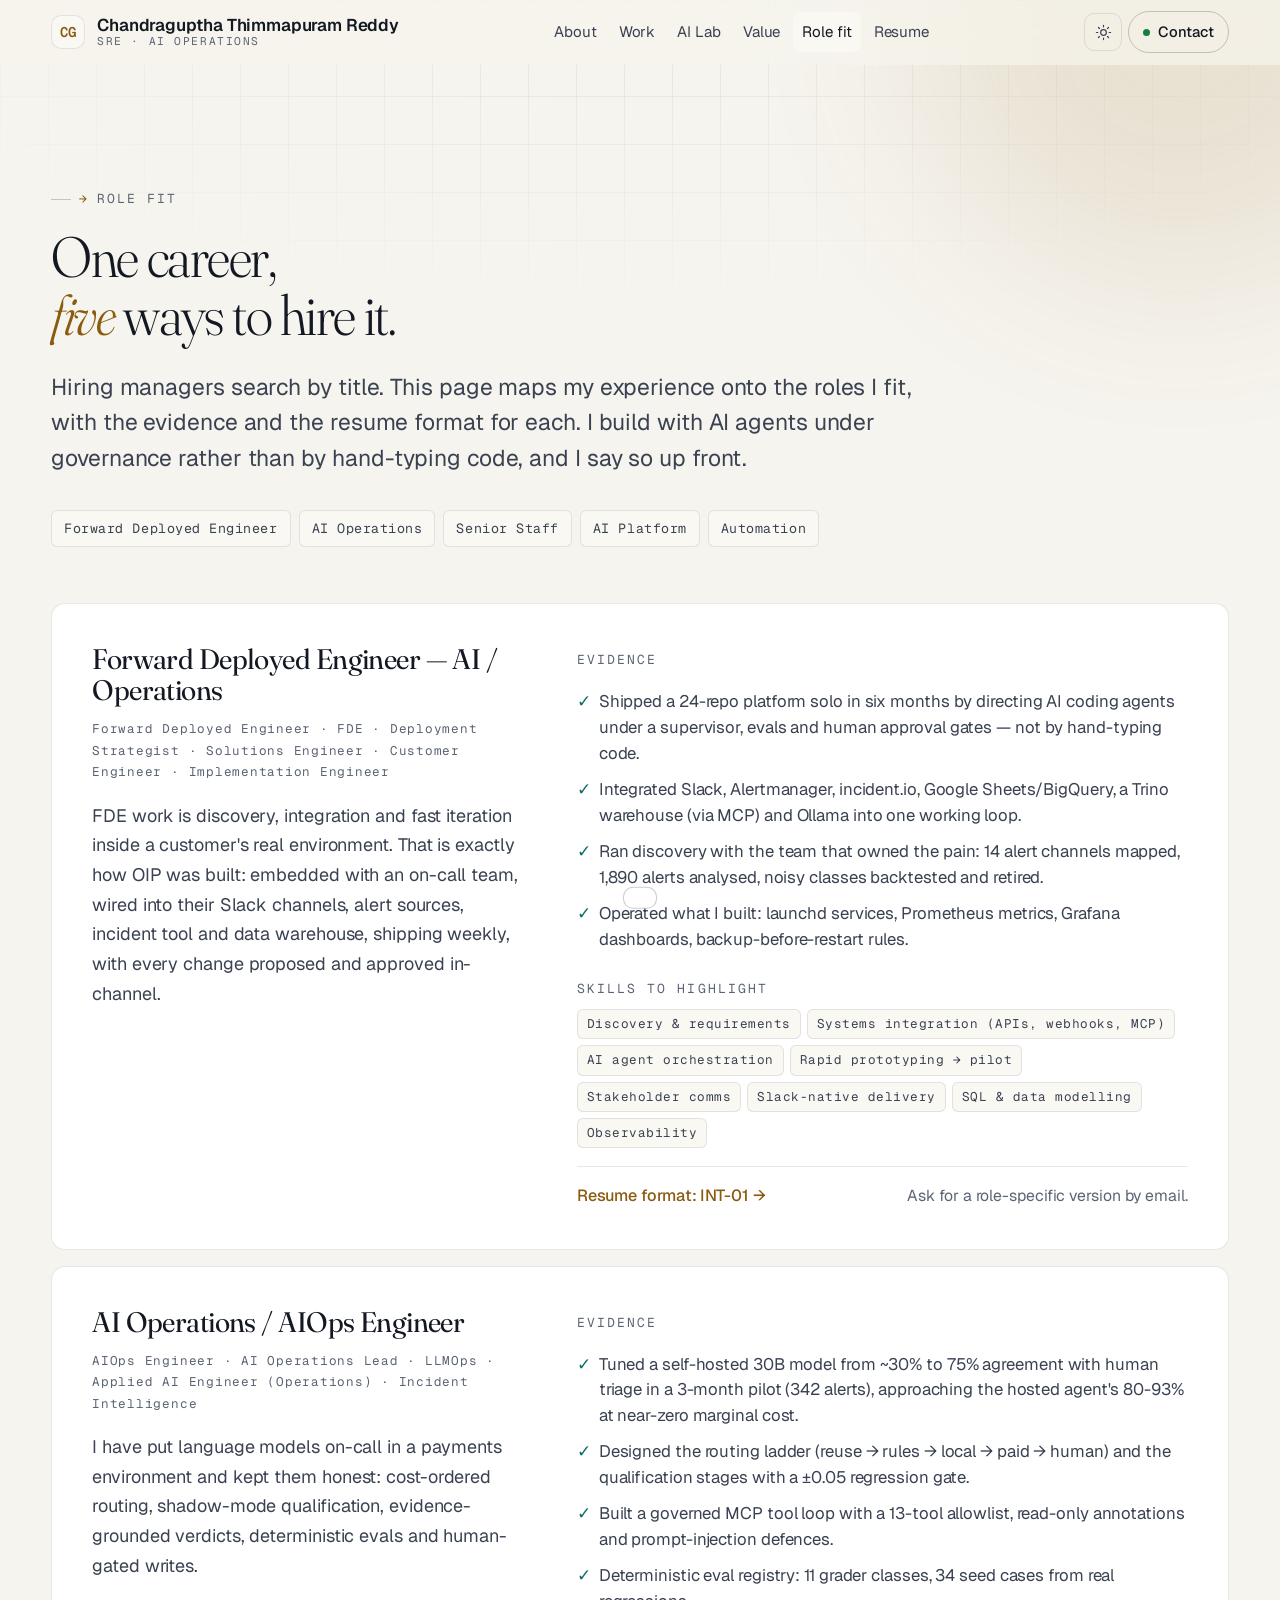
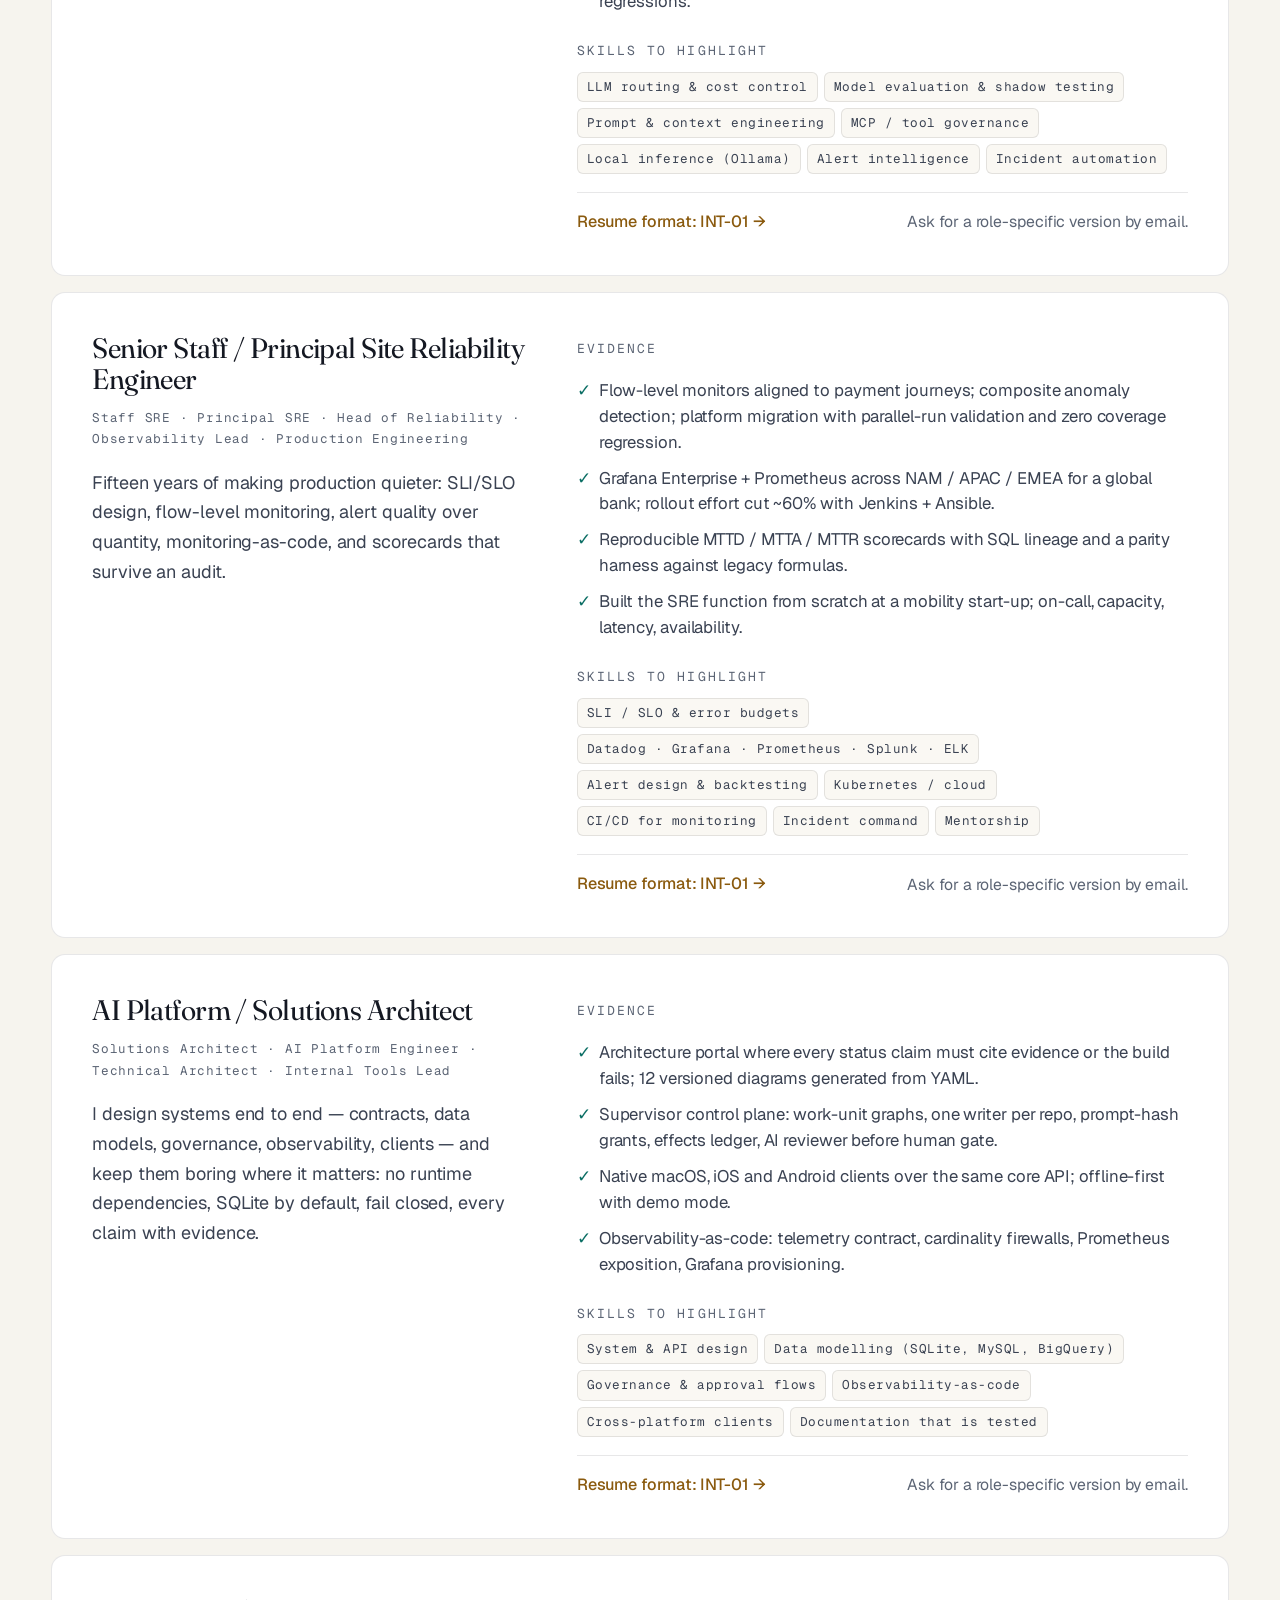
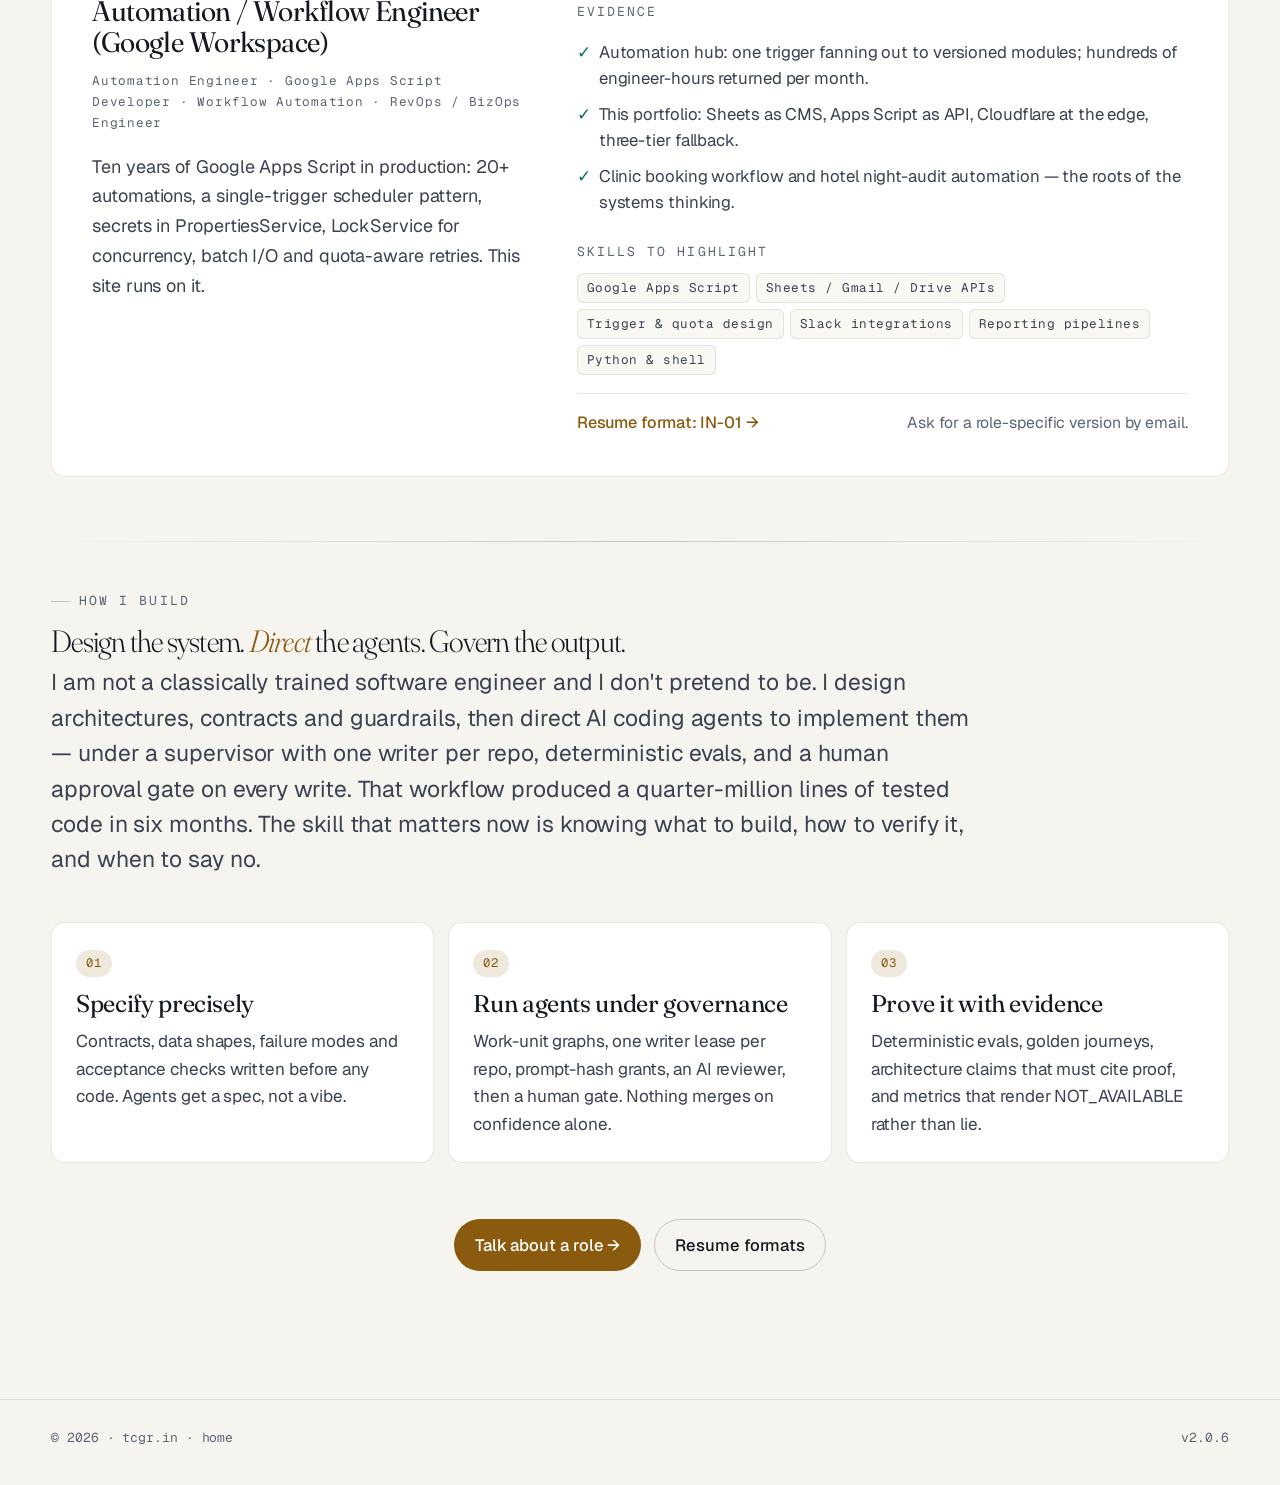
<file: public/profiles.html>
<!DOCTYPE html>
<html lang="en" data-theme="dark">
<head>
<meta charset="UTF-8" />
<meta name="viewport" content="width=device-width, initial-scale=1.0, viewport-fit=cover" />
<title>Role fit — Chandraguptha Reddy · FDE, AIOps, Staff SRE, Platform</title>
<meta name="description" content="How Chandraguptha Reddy's experience maps onto Forward Deployed Engineer, AI Operations, Senior Staff SRE, AI platform architect and automation roles — with evidence for each." />
<meta name="author" content="Chandraguptha Reddy" />
<meta name="theme-color" content="#0b0e12" media="(prefers-color-scheme: dark)" />
<meta name="theme-color" content="#f6f4ee" media="(prefers-color-scheme: light)" />
<meta property="og:title" content="Role fit — Chandraguptha Reddy" />
<meta property="og:description" content="Forward Deployed Engineer · AIOps · Staff SRE · AI Platform · Automation. One career, five ways to hire it." />
<meta property="og:type" content="profile" />
<meta property="og:url" content="https://tcgr.in/profiles.html" />
<link rel="canonical" href="https://tcgr.in/profiles.html" />
<link rel="icon" type="image/svg+xml" href="data:image/svg+xml,%3Csvg xmlns='http://www.w3.org/2000/svg' viewBox='0 0 64 64'%3E%3Crect width='64' height='64' rx='14' fill='%230b0e12'/%3E%3Ctext x='32' y='43' font-family='monospace' font-size='24' font-weight='600' fill='%23f2b84b' text-anchor='middle'%3ECG%3C/text%3E%3C/svg%3E" />
<script>
  (function () { try { var t = localStorage.getItem('tcgr_theme') || (matchMedia('(prefers-color-scheme: light)').matches ? 'light' : 'dark'); document.documentElement.setAttribute('data-theme', t); } catch (e) {} })();
</script>
<script>window.PORTFOLIO_CONFIG = Object.assign({ API_URL: "", CACHE_TTL_MS: 30 * 60 * 1000, SITE_VERSION: "2.0.6" }, window.PORTFOLIO_CONFIG || {});</script>
<script src="./config.js" defer></script>
<link rel="preconnect" href="https://fonts.googleapis.com">
<link rel="preconnect" href="https://fonts.gstatic.com" crossorigin>
<link href="https://fonts.googleapis.com/css2?family=Fraunces:ital,opsz,wght,SOFT,WONK@0,9..144,300..600,0..100,0..1;1,9..144,300..600,0..100,0..1&family=Geist:wght@400;500;600&family=Geist+Mono:wght@400;500;600&display=swap" rel="stylesheet" media="print" onload="this.media='all'">
<link rel="stylesheet" href="./assets/styles.css?v=__SITE_VERSION__">
<style>
  .profile { padding: clamp(24px, 3.5vw, 40px); display: grid; gap: 22px; scroll-margin-top: 90px; }
  @media (min-width: 960px) { .profile { grid-template-columns: 5fr 7fr; gap: 48px; } }
  .profile .title { font-family: var(--font-display); font-size: clamp(1.5rem, 2.2vw, 2.1rem); letter-spacing: -0.02em; line-height: 1.1; color: var(--text); font-variation-settings: "opsz" 72; margin-bottom: 12px; }
  .profile .keywords { font-family: var(--font-mono); font-size: 0.7rem; letter-spacing: 0.06em; color: var(--muted); line-height: 1.7; margin-bottom: 18px; }
  .profile .fit { color: var(--text-2); font-size: 1rem; line-height: 1.65; }
  .profile .evidence { display: grid; gap: 10px; margin: 6px 0 20px; }
  .profile .evidence li { position: relative; padding-left: 22px; font-size: 0.93rem; color: var(--text-2); line-height: 1.55; }
  .profile .evidence li::before { content: "✓"; position: absolute; left: 0; top: 0; color: var(--signal); font-family: var(--font-mono); }
  .profile .foot { display: flex; flex-wrap: wrap; justify-content: space-between; align-items: center; gap: 12px; margin-top: 18px; padding-top: 16px; border-top: 1px solid var(--line); }
  .profile .foot a { color: var(--accent); font-weight: 500; font-size: 0.9rem; }
  .toc { display: flex; flex-wrap: wrap; gap: 8px; margin-top: 22px; }
  .toc .chip { font-size: 0.74rem; padding: 7px 12px; }
  .toc .chip:hover { border-color: var(--accent); color: var(--text); }
  .how-i-build { display: grid; gap: 14px; margin-top: 44px; }
  @media (min-width: 900px) { .how-i-build { grid-template-columns: repeat(3, 1fr); } }
</style>
</head>
<body>

<nav class="nav" id="nav" aria-label="Primary">
  <div class="wrap nav-inner">
    <a href="index.html" class="brand" aria-label="Chandraguptha Thimmapuram Reddy — home">
      <span class="brand-mark" id="brand-mark">CG</span>
      <span class="brand-text"><b>Chandraguptha Thimmapuram Reddy</b><span>SRE · AI Operations</span></span>
    </a>
    <div class="nav-links" id="nav-links">
      <a href="index.html#about">About</a>
      <a href="index.html#work">Work</a>
      <a href="index.html#ai">AI Lab</a>
      <a href="index.html#value">Value</a>
      <a href="profiles.html" class="active">Role fit</a>
      <a href="index.html#resume">Resume</a>
    </div>
    <div class="nav-actions">
      <button class="icon-btn" id="theme-toggle" aria-label="Toggle colour theme" title="Toggle theme">
        <svg class="moon" viewBox="0 0 24 24" fill="none" stroke="currentColor" stroke-width="1.7" stroke-linecap="round" stroke-linejoin="round"><path d="M21 12.8A9 9 0 1 1 11.2 3a7 7 0 0 0 9.8 9.8Z"/></svg>
        <svg class="sun" viewBox="0 0 24 24" fill="none" stroke="currentColor" stroke-width="1.7" stroke-linecap="round"><circle cx="12" cy="12" r="4"/><path d="M12 2v2M12 20v2M4.9 4.9l1.4 1.4M17.7 17.7l1.4 1.4M2 12h2M20 12h2M4.9 19.1l1.4-1.4M17.7 6.3l1.4-1.4"/></svg>
      </button>
      <a href="index.html#contact" class="btn sm" id="nav-cta"><span class="dot"></span> Contact</a>
      <button class="icon-btn" id="menu-toggle" aria-label="Toggle menu" aria-expanded="false" aria-controls="mobile-menu">
        <svg viewBox="0 0 24 24" fill="none" stroke="currentColor" stroke-width="1.7" stroke-linecap="round"><path d="M4 7h16M4 12h16M4 17h16"/></svg>
      </button>
    </div>
  </div>
  <div class="mobile-menu" id="mobile-menu">
    <a href="index.html">Home</a>
    <a href="index.html#work">Expertise &amp; work</a>
    <a href="index.html#ai">AI Lab</a>
    <a href="index.html#value">Value to a business</a>
    <a href="profiles.html">Role fit</a>
    <a href="index.html#resume">Resume</a>
    <a href="index.html#contact">Contact →</a>
  </div>
</nav>

<header class="hero" style="padding-bottom:clamp(32px,5vw,56px)">
  <div class="hero-bg" aria-hidden="true"></div>
  <div class="glow" style="width:520px;height:520px;background:var(--accent);top:-240px;right:-160px" aria-hidden="true"></div>
  <div class="wrap" style="position:relative">
    <div class="eyebrow" data-reveal><span class="num">→</span> Role fit</div>
    <h1 class="display h-section" style="margin-top:18px" data-reveal data-bind-html="profiles.headline">One career,<br><em>five</em> ways to hire it.</h1>
    <p class="lead" style="margin-top:22px;max-width:60ch" data-reveal data-bind="profiles.lede">Hiring managers search by title. This page maps my experience onto the roles I fit, with the evidence and the resume format for each. I build with AI agents under governance rather than by hand-typing code, and I say so up front.</p>
    <div class="toc" id="profiles-toc" data-reveal></div>
  </div>
</header>

<main id="main">
<section class="section" style="padding-top:0;border-top:0">
  <div class="wrap">
    <div class="stack" id="profiles" style="gap:16px"></div>

    <div class="hairline" style="margin:64px 0 40px"></div>
    <div class="eyebrow" data-reveal>How I build</div>
    <h2 class="display" style="font-size:clamp(1.5rem,2.4vw,2.2rem);margin:14px 0 8px" data-reveal>Design the system. <em>Direct</em> the agents. Govern the output.</h2>
    <p class="lead" data-reveal style="max-width:62ch">I am not a classically trained software engineer and I don't pretend to be. I design architectures, contracts and guardrails, then direct AI coding agents to implement them — under a supervisor with one writer per repo, deterministic evals, and a human approval gate on every write. That workflow produced a quarter-million lines of tested code in six months. The skill that matters now is knowing what to build, how to verify it, and when to say no.</p>
    <div class="how-i-build">
      <div class="card" data-reveal><span class="pill amber">01</span><h3 class="h-card" style="margin-top:12px">Specify precisely</h3><p class="body">Contracts, data shapes, failure modes and acceptance checks written before any code. Agents get a spec, not a vibe.</p></div>
      <div class="card" data-reveal><span class="pill amber">02</span><h3 class="h-card" style="margin-top:12px">Run agents under governance</h3><p class="body">Work-unit graphs, one writer lease per repo, prompt-hash grants, an AI reviewer, then a human gate. Nothing merges on confidence alone.</p></div>
      <div class="card" data-reveal><span class="pill amber">03</span><h3 class="h-card" style="margin-top:12px">Prove it with evidence</h3><p class="body">Deterministic evals, golden journeys, architecture claims that must cite proof, and metrics that render NOT_AVAILABLE rather than lie.</p></div>
    </div>

    <div style="margin-top:56px;text-align:center" data-reveal>
      <a href="index.html#contact" class="btn primary">Talk about a role →</a>
      <a href="index.html#resume" class="btn" style="margin-left:8px">Resume formats</a>
    </div>
  </div>
</section>
</main>

<footer>
  <div class="wrap foot-inner">
    <div class="mono">© <span id="year"></span> · tcgr.in · <a href="index.html">home</a></div>
    <div class="mono">v<span id="site-version-foot">2.0.0</span></div>
  </div>
</footer>

<div class="toast" id="toast" role="status" aria-live="polite"></div>

<template id="tpl-profile">
  <article class="card profile" data-reveal>
    <div>
      <h2 class="title" data-pf="title"></h2>
      <div class="keywords" data-pf="keywords"></div>
      <p class="fit" data-pf="fit"></p>
    </div>
    <div>
      <div class="eyebrow bare" style="margin-bottom:12px">Evidence</div>
      <ul class="evidence" data-pf="evidence"></ul>
      <div class="eyebrow bare" style="margin-bottom:10px">Skills to highlight</div>
      <div class="chips" data-pf="skills"></div>
      <div class="foot"><a data-pf="resume" href="index.html#resume">Resume →</a><span class="small muted">Ask for a role-specific version by email.</span></div>
    </div>
  </article>
</template>

<script src="./assets/app.js?v=__SITE_VERSION__" defer></script>
</body>
</html>
</file>
<file: public/assets/styles.css>
/* ============================================================================
 *  tcgr.in — Design system v2.0
 *  Hand-written CSS. No framework, no runtime compiler.
 *  Themes: dark (default) + light via [data-theme] on <html>.
 *  ========================================================================== */

/* ── Tokens ─────────────────────────────────────────────────────────────── */
:root {
  --font-display: "Fraunces", "Iowan Old Style", Georgia, serif;
  --font-sans: "Geist", "Inter", system-ui, -apple-system, "Segoe UI", sans-serif;
  --font-mono: "Geist Mono", "JetBrains Mono", ui-monospace, SFMono-Regular, Menlo, monospace;

  --bg: #0b0e12;
  --bg-2: #0f1319;
  --surface: #12171e;
  --surface-2: #171d26;
  --line: rgba(255, 255, 255, 0.08);
  --line-strong: rgba(255, 255, 255, 0.16);
  --text: #e7eaf0;
  --text-2: #b4bccb;
  --muted: #a3acbb;
  --faint: #8a94a6;

  --accent: #f2b84b;          /* amber — attention, primary action */
  --accent-ink: #1a1203;
  --signal: #4fd1c5;          /* teal — data, healthy state */
  --ok: #4ade80;
  --warn: #fbbf24;
  --danger: #f87171;
  --info: #7dd3fc;

  --grid: rgba(255, 255, 255, 0.045);
  --shadow: 0 24px 60px -30px rgba(0, 0, 0, 0.6);
  --radius: 14px;
  --radius-sm: 8px;

  --maxw: 1320px;
  --gutter: clamp(20px, 4vw, 56px);

  color-scheme: dark;
}

html[data-theme="light"] {
  --bg: #f6f4ee;
  --bg-2: #f0ede5;
  --surface: #ffffff;
  --surface-2: #faf8f3;
  --line: rgba(20, 24, 34, 0.1);
  --line-strong: rgba(20, 24, 34, 0.22);
  --text: #141822;
  --text-2: #3a4252;
  --muted: #5b6474;
  --faint: #646e7d;

  --accent: #8a5a0e;
  --accent-ink: #ffffff;
  --signal: #0b6e64;
  --ok: #15803d;
  --warn: #b45309;
  --danger: #b91c1c;
  --info: #0369a1;

  --grid: rgba(20, 24, 34, 0.06);
  --shadow: 0 24px 60px -30px rgba(20, 24, 34, 0.25);
  color-scheme: light;
}

/* ── Reset / base ───────────────────────────────────────────────────────── */
*, *::before, *::after { box-sizing: border-box; }
html {
  scroll-behavior: smooth;
  -webkit-text-size-adjust: 100%;
  font-size: clamp(16px, 0.45vw + 14.5px, 18px);
  scroll-padding-top: 88px;
}
body {
  margin: 0;
  background: var(--bg);
  color: var(--text);
  font-family: var(--font-sans);
  font-weight: 400;
  line-height: 1.6;
  letter-spacing: -0.005em;
  -webkit-font-smoothing: antialiased;
  -moz-osx-font-smoothing: grayscale;
  text-rendering: optimizeLegibility;
  overflow-x: hidden;
  transition: background 0.3s ease, color 0.3s ease;
}
img, svg, canvas { display: block; max-width: 100%; }
a { color: inherit; text-decoration: none; }
button { font: inherit; color: inherit; background: none; border: 0; cursor: pointer; }
p { margin: 0 0 1em; }
p:last-child { margin-bottom: 0; }
h1, h2, h3, h4 { margin: 0; font-weight: 400; }
ul { margin: 0; padding: 0; list-style: none; }
::selection { background: color-mix(in srgb, var(--accent) 35%, transparent); }

a:focus-visible, button:focus-visible, summary:focus-visible, [tabindex]:focus-visible {
  outline: 2px solid var(--signal);
  outline-offset: 3px;
  border-radius: 6px;
}

.sr-only { position: absolute; width: 1px; height: 1px; padding: 0; margin: -1px; overflow: hidden; clip: rect(0,0,0,0); white-space: nowrap; border: 0; }

/* ── Typography ─────────────────────────────────────────────────────────── */
.display {
  font-family: var(--font-display);
  font-weight: 300;
  font-variation-settings: "opsz" 144, "SOFT" 30, "WONK" 1;
  letter-spacing: -0.025em;
  line-height: 1.02;
  text-wrap: balance;
}
.display em { font-style: italic; font-weight: 300; color: var(--accent); }
.h-hero { font-size: clamp(2.6rem, 6.2vw + 0.5rem, 5.6rem); }
.h-section { font-size: clamp(2rem, 3.6vw + 0.6rem, 3.6rem); }
.h-card { font-family: var(--font-display); font-size: 1.35rem; font-weight: 400; letter-spacing: -0.015em; line-height: 1.2; font-variation-settings: "opsz" 48; }

.lead { font-size: clamp(1.05rem, 0.45vw + 0.95rem, 1.3rem); line-height: 1.55; color: var(--text-2); max-width: 46ch; text-wrap: pretty; }
.body { color: var(--text-2); }
.small { font-size: 0.875rem; }
.muted { color: var(--muted); }

.mono { font-family: var(--font-mono); font-feature-settings: "ss01", "zero"; }
.eyebrow {
  font-family: var(--font-mono);
  font-size: 0.72rem;
  letter-spacing: 0.16em;
  text-transform: uppercase;
  color: var(--muted);
  display: inline-flex; align-items: center; gap: 0.6em;
}
.eyebrow .num { color: var(--accent); }
.eyebrow::before { content: ""; width: 20px; height: 1px; background: var(--line-strong); }
.eyebrow.bare::before { display: none; }

/* ── Layout ─────────────────────────────────────────────────────────────── */
.wrap { width: min(var(--maxw), 100% - 2 * var(--gutter)); margin-inline: auto; }
.section { padding-block: clamp(72px, 10vw, 140px); position: relative; }
.section:has(> .glow) { overflow: hidden; }
.section + .section { border-top: 1px solid var(--line); }
.section-head { display: grid; gap: 20px; margin-bottom: clamp(36px, 5vw, 64px); }
@media (min-width: 900px) {
  .section-head { grid-template-columns: 7fr 5fr; align-items: end; gap: 48px; }
  .section-head .lead { justify-self: end; }
}
.section-head .eyebrow { margin-bottom: 18px; }

.grid { display: grid; gap: 16px; }
.cols-2 { grid-template-columns: repeat(auto-fit, minmax(min(100%, 300px), 1fr)); }
.cols-3 { grid-template-columns: repeat(auto-fit, minmax(min(100%, 280px), 1fr)); }
.cols-4 { grid-template-columns: repeat(auto-fit, minmax(min(100%, 220px), 1fr)); }

/* ── Cards ──────────────────────────────────────────────────────────────── */
.card {
  background: var(--surface);
  border: 1px solid var(--line);
  border-radius: var(--radius);
  padding: 24px;
  position: relative;
  transition: border-color 0.3s ease, transform 0.3s ease, background 0.3s ease;
}
.card:hover { border-color: var(--line-strong); }
.card.lift:hover { transform: translateY(-2px); }
.card .h-card { margin-bottom: 10px; }
.card .body { font-size: 0.95rem; }

.chip {
  display: inline-block;
  font-family: var(--font-mono);
  font-size: 0.7rem;
  letter-spacing: 0.04em;
  padding: 4px 9px;
  border-radius: 6px;
  border: 1px solid var(--line);
  background: var(--surface-2);
  color: var(--text-2);
  white-space: nowrap;
}
.chips { display: flex; flex-wrap: wrap; gap: 6px; }

.pill {
  display: inline-flex; align-items: center; gap: 6px;
  font-family: var(--font-mono);
  font-size: 0.68rem; letter-spacing: 0.08em; text-transform: uppercase;
  padding: 4px 10px; border-radius: 999px;
  color: var(--signal);
  background: color-mix(in srgb, var(--signal) 12%, transparent);
}
.pill.amber { color: var(--accent); background: color-mix(in srgb, var(--accent) 14%, transparent); }
.pill.gray { color: var(--muted); background: var(--surface-2); }

.dot { width: 7px; height: 7px; border-radius: 50%; background: var(--ok); box-shadow: 0 0 0 0 color-mix(in srgb, var(--ok) 60%, transparent); animation: pulse 2.2s infinite; flex: none; }
@keyframes pulse {
  0% { box-shadow: 0 0 0 0 color-mix(in srgb, var(--ok) 55%, transparent); }
  70% { box-shadow: 0 0 0 9px transparent; }
  100% { box-shadow: 0 0 0 0 transparent; }
}

.hairline { height: 1px; background: linear-gradient(90deg, transparent, var(--line-strong), transparent); }

/* ── Buttons ────────────────────────────────────────────────────────────── */
.btn {
  display: inline-flex; align-items: center; justify-content: center; gap: 8px;
  padding: 12px 20px; border-radius: 999px;
  font-size: 0.92rem; font-weight: 500; letter-spacing: -0.005em;
  border: 1px solid var(--line-strong);
  transition: transform 0.2s ease, background 0.25s ease, border-color 0.25s ease, color 0.25s ease, box-shadow 0.3s ease;
  white-space: nowrap;
}
.btn:hover { border-color: var(--text-2); transform: translateY(-1px); }
.btn.primary { background: var(--accent); color: var(--accent-ink); border-color: transparent; }
.btn.primary:hover { box-shadow: 0 10px 30px -12px color-mix(in srgb, var(--accent) 70%, transparent); }
.btn.quiet { border-color: transparent; color: var(--text-2); padding-inline: 10px; }
.btn.quiet:hover { color: var(--text); transform: none; }
.btn.sm { padding: 8px 14px; font-size: 0.82rem; }
.btn[aria-disabled="true"] { opacity: 0.55; cursor: not-allowed; }

/* ── Nav ────────────────────────────────────────────────────────────────── */
.nav {
  position: fixed; inset-inline: 0; top: 0; z-index: 50;
  background: color-mix(in srgb, var(--bg) 72%, transparent);
  -webkit-backdrop-filter: blur(16px) saturate(140%);
  backdrop-filter: blur(16px) saturate(140%);
  border-bottom: 1px solid transparent;
  transition: border-color 0.3s ease, background 0.3s ease;
}
.nav.scrolled { border-bottom-color: var(--line); background: color-mix(in srgb, var(--bg) 88%, transparent); }
.nav-inner { display: flex; align-items: center; justify-content: space-between; gap: 16px; height: 64px; }
.brand { display: flex; align-items: center; gap: 12px; }
.brand-mark {
  width: 34px; height: 34px; border-radius: 10px;
  display: grid; place-items: center;
  background: var(--surface-2); border: 1px solid var(--line);
  font-family: var(--font-mono); font-size: 0.78rem; font-weight: 600; color: var(--accent);
  overflow: hidden;
}
.brand-mark img { width: 100%; height: 100%; object-fit: cover; }
.brand-text { display: flex; flex-direction: column; line-height: 1.15; }
.brand-text b { font-weight: 600; font-size: 0.95rem; letter-spacing: -0.01em; }
@media (max-width: 640px) { .brand-text b { white-space: normal; font-size: 0.82rem; line-height: 1.15; max-width: 170px; } }
.brand-text > span { font-family: var(--font-mono); font-size: 0.62rem; letter-spacing: 0.14em; text-transform: uppercase; color: var(--muted); }

.nav-links { display: none; gap: 4px; }
.nav-links a {
  padding: 8px 12px; border-radius: 8px;
  font-size: 0.88rem; color: var(--text-2);
  transition: color 0.2s ease, background 0.2s ease;
}
.nav-links a:hover { color: var(--text); background: var(--surface-2); }
.nav-links a.active { color: var(--text); background: var(--surface-2); }
.nav-actions { display: flex; align-items: center; gap: 6px; }
.icon-btn {
  width: 38px; height: 38px; border-radius: 10px;
  display: grid; place-items: center;
  border: 1px solid var(--line);
  color: var(--text-2);
  transition: border-color 0.2s ease, color 0.2s ease, background 0.2s ease;
}
.icon-btn:hover { border-color: var(--line-strong); color: var(--text); background: var(--surface-2); }
.icon-btn svg { width: 17px; height: 17px; }
.kbd { font-family: var(--font-mono); font-size: 0.65rem; padding: 2px 6px; border-radius: 5px; border: 1px solid var(--line); color: var(--muted); background: var(--surface-2); }
#theme-toggle .sun { display: none; }
html[data-theme="light"] #theme-toggle .sun { display: block; }
html[data-theme="light"] #theme-toggle .moon { display: none; }
@media (min-width: 641px) { .brand-text b { white-space: nowrap; } }
.brand-text > span { white-space: nowrap; }
#nav-cta { display: none; }
@media (max-width: 420px) { .brand-text > span { display: none; } .brand-text b { font-size: 0.88rem; } }
@media (min-width: 640px) { #nav-cta { display: inline-flex; } }
@media (min-width: 1100px) {
  .nav-links { display: flex; }
  .nav-links a { white-space: nowrap; }
  #menu-toggle { display: none; }
}
@media (min-width: 1100px) and (max-width: 1280px) { .nav-links a { padding-inline: 9px; font-size: 0.84rem; } }

.mobile-menu {
  display: none;
  border-top: 1px solid var(--line);
  padding: 10px var(--gutter) 18px;
  flex-direction: column;
}
.mobile-menu.open { display: flex; }
.mobile-menu a { padding: 11px 4px; border-bottom: 1px solid var(--line); font-size: 1rem; }
.mobile-menu a:last-child { border-bottom: 0; color: var(--accent); }
@media (min-width: 1100px) { .mobile-menu { display: none !important; } }

/* ── Hero ───────────────────────────────────────────────────────────────── */
.hero {
  position: relative;
  padding-top: clamp(120px, 16vw, 180px);
  padding-bottom: clamp(56px, 8vw, 96px);
  overflow: hidden;
}
.hero-bg {
  position: absolute; inset: 0; pointer-events: none;
  background-image:
    linear-gradient(var(--grid) 1px, transparent 1px),
    linear-gradient(90deg, var(--grid) 1px, transparent 1px);
  background-size: 48px 48px;
  -webkit-mask-image: radial-gradient(ellipse 80% 65% at 50% 0%, #000 20%, transparent 80%);
          mask-image: radial-gradient(ellipse 80% 65% at 50% 0%, #000 20%, transparent 80%);
}
#telemetry { position: absolute; inset: 0; pointer-events: none; opacity: 0.8; }
.glow {
  position: absolute; border-radius: 50%; filter: blur(90px); pointer-events: none; opacity: 0.22;
}
html[data-theme="light"] .glow { opacity: 0.12; }

.hero-grid { display: grid; gap: 40px; position: relative; }
@media (min-width: 960px) { .hero-grid { grid-template-columns: 7fr 5fr; gap: 56px; align-items: center; } }

.hero-kicker { display: flex; align-items: center; gap: 10px; margin-bottom: 26px; flex-wrap: wrap; }
.hero h1 { margin-bottom: 26px; color: var(--text); }
.hero .lead { margin-bottom: 34px; }
.hero-ctas { display: flex; flex-wrap: wrap; gap: 10px; align-items: center; }

/* Ops panel — the live status card. Real values, not decoration. */
.ops-panel {
  background: var(--surface);
  border: 1px solid var(--line);
  border-radius: var(--radius);
  box-shadow: var(--shadow);
  overflow: hidden;
  font-family: var(--font-mono);
  font-size: 0.78rem;
}
.ops-head {
  display: flex; align-items: center; justify-content: space-between;
  padding: 12px 16px; border-bottom: 1px solid var(--line);
  background: var(--surface-2);
}
.ops-head .lights { display: flex; gap: 6px; }
.ops-head .lights i { width: 10px; height: 10px; border-radius: 50%; display: block; opacity: 0.8; }
.ops-head .title { color: var(--muted); font-size: 0.7rem; letter-spacing: 0.1em; text-transform: uppercase; }
.ops-body { padding: 16px; display: grid; gap: 10px; }
.ops-row { display: grid; grid-template-columns: 110px 1fr; gap: 12px; align-items: baseline; }
.ops-row .k { color: var(--faint); }
.ops-row .v { color: var(--text); word-break: break-word; }
.ops-row .v.ok { color: var(--ok); }
.ops-row .v.warn { color: var(--warn); }
.ops-row .v.info { color: var(--info); }
.ops-spark { height: 36px; margin-top: 4px; }
.ops-spark svg { width: 100%; height: 100%; }
.ops-foot { padding: 10px 16px; border-top: 1px solid var(--line); display: flex; justify-content: space-between; color: var(--faint); font-size: 0.68rem; }
.ops-portrait { display: grid; grid-template-columns: 64px 1fr; gap: 14px; align-items: center; padding: 16px; border-bottom: 1px solid var(--line); }
.ops-portrait .avatar {
  width: 64px; height: 64px; border-radius: 14px; overflow: hidden;
  background: linear-gradient(135deg, var(--surface-2), var(--bg-2));
  border: 1px solid var(--line);
  display: grid; place-items: center;
  font-family: var(--font-display); font-style: italic; font-size: 1.5rem; color: var(--accent);
}
.ops-portrait .avatar img { width: 100%; height: 100%; object-fit: cover; }
.ops-portrait .who b { display: block; font-family: var(--font-sans); font-size: 0.98rem; font-weight: 600; color: var(--text); letter-spacing: -0.01em; }
.ops-portrait .who span { color: var(--muted); font-size: 0.72rem; }

/* Stats strip */
.stats {
  margin-top: clamp(44px, 6vw, 72px);
  display: grid; grid-template-columns: repeat(2, 1fr);
  border: 1px solid var(--line); border-radius: var(--radius); overflow: hidden;
  background: var(--surface);
}
@media (min-width: 800px) { .stats { grid-template-columns: repeat(4, 1fr); } }
.stat { padding: 22px 22px 20px; border-right: 1px solid var(--line); border-bottom: 1px solid var(--line); }
.stat:nth-child(2n) { border-right: 0; }
@media (min-width: 800px) { .stat { border-bottom: 0; } .stat:nth-child(2n) { border-right: 1px solid var(--line); } .stat:last-child { border-right: 0; } }
.stat-v { font-family: var(--font-display); font-size: clamp(2rem, 3vw, 2.8rem); line-height: 1; color: var(--text); letter-spacing: -0.02em; font-variation-settings: "opsz" 72; }
.stat-v small { font-size: 0.55em; color: var(--muted); margin-left: 2px; }
.stat-l { margin-top: 10px; font-family: var(--font-mono); font-size: 0.68rem; letter-spacing: 0.12em; text-transform: uppercase; color: var(--muted); }
.stat-n { margin-top: 6px; font-size: 0.78rem; color: var(--faint); }
.stats-note { margin-top: 12px; font-size: 0.78rem; color: var(--faint); }

/* ── Marquee ────────────────────────────────────────────────────────────── */
.marquee-wrap {
  border-block: 1px solid var(--line);
  padding-block: 18px;
  overflow: hidden;
  -webkit-mask-image: linear-gradient(90deg, transparent, #000 8%, #000 92%, transparent);
          mask-image: linear-gradient(90deg, transparent, #000 8%, #000 92%, transparent);
}
.marquee { display: flex; width: max-content; gap: 0; animation: marquee var(--marquee-dur, 48s) linear infinite; will-change: transform; backface-visibility: hidden; }
.marquee.js-driven { animation: none; }
.marquee:hover { animation-play-state: paused; }
.marquee-track { display: flex; align-items: center; gap: 36px; padding-right: 36px; flex: none; }
.marquee-track span { font-family: var(--font-mono); font-size: 0.8rem; letter-spacing: 0.05em; color: var(--muted); white-space: nowrap; }
.marquee-track span.sep { color: var(--accent); opacity: 0.8; font-size: 0.6rem; }
@keyframes marquee { from { transform: translate3d(0, 0, 0); } to { transform: translate3d(-50%, 0, 0); } }

/* ── About ──────────────────────────────────────────────────────────────── */
.about-grid { display: grid; gap: 32px; }
@media (min-width: 900px) { .about-grid { grid-template-columns: 5fr 7fr; gap: 64px; } }
.about-body p { font-size: clamp(1.02rem, 0.3vw + 0.95rem, 1.18rem); line-height: 1.7; color: var(--text-2); }
.about-body p strong { color: var(--text); font-weight: 500; }
.about-facts { margin-top: 28px; display: grid; gap: 10px; }
.fact { display: grid; grid-template-columns: 130px 1fr; gap: 14px; padding: 12px 0; border-top: 1px solid var(--line); font-size: 0.92rem; }
.fact:last-child { border-bottom: 1px solid var(--line); }
.fact .k { font-family: var(--font-mono); font-size: 0.7rem; letter-spacing: 0.12em; text-transform: uppercase; color: var(--muted); padding-top: 3px; }

/* ── Case study (OIP) ───────────────────────────────────────────────────── */
.case-hero {
  display: grid; gap: 28px;
  padding: clamp(24px, 4vw, 44px);
  border: 1px solid var(--line); border-radius: var(--radius);
  background:
    radial-gradient(900px 300px at 0% 0%, color-mix(in srgb, var(--accent) 10%, transparent), transparent 60%),
    var(--surface);
}
@media (min-width: 960px) { .case-hero { grid-template-columns: 6fr 6fr; gap: 48px; } }
.case-hero .lead { max-width: none; font-size: 1.02rem; line-height: 1.65; }
.case-meta { display: grid; grid-template-columns: repeat(2, 1fr); gap: 14px 24px; margin-top: 24px; }
.case-meta .m { border-top: 1px solid var(--line); padding-top: 10px; }
.case-meta .m b { display: block; font-family: var(--font-mono); font-size: 0.66rem; letter-spacing: 0.12em; text-transform: uppercase; color: var(--muted); font-weight: 500; margin-bottom: 4px; }
.case-meta .m span { font-size: 0.92rem; color: var(--text); }

.principles { display: grid; gap: 10px; }
.principle { display: grid; grid-template-columns: 34px 1fr; gap: 14px; padding: 14px 16px; border: 1px solid var(--line); border-radius: var(--radius-sm); background: var(--surface-2); }
.principle .idx { font-family: var(--font-mono); font-size: 0.72rem; color: var(--accent); padding-top: 3px; }
.principle b { display: block; font-weight: 500; color: var(--text); margin-bottom: 2px; }
.principle span { font-size: 0.88rem; color: var(--text-2); }

/* Architecture diagram (inline SVG) */
.diagram { margin-top: 16px; border: 1px solid var(--line); border-radius: var(--radius); background: var(--surface); padding: clamp(14px, 2vw, 24px); overflow-x: auto; }
.diagram svg { width: 100%; min-width: 640px; height: auto; font-family: var(--font-mono); }
.diagram .box { fill: var(--surface-2); stroke: var(--line-strong); }
.diagram .box.accent { stroke: var(--accent); }
.diagram .box.signal { stroke: var(--signal); }
.diagram .lbl { fill: var(--text); font-size: 12px; }
.diagram .sub { fill: var(--muted); font-size: 10px; }
.diagram .tag { fill: var(--accent); font-size: 9.5px; letter-spacing: 0.1em; }
.diagram .wire { stroke: var(--line-strong); fill: none; stroke-width: 1.2; }
.diagram .wire.hot { stroke: var(--accent); stroke-dasharray: 4 4; animation: dash 1.6s linear infinite; }
@keyframes dash { to { stroke-dashoffset: -16; } }
.diagram-caption { margin-top: 10px; font-size: 0.8rem; color: var(--faint); }

/* Routing ladder */
.ladder { display: grid; gap: 10px; counter-reset: step; }
@media (min-width: 900px) { .ladder { grid-template-columns: repeat(5, 1fr); gap: 8px; } }
.rung {
  position: relative; padding: 18px 16px 16px;
  border: 1px solid var(--line); border-radius: var(--radius-sm);
  background: var(--surface);
  transition: border-color 0.25s ease, background 0.25s ease, transform 0.25s ease;
}
.rung:hover, .rung:focus-within { border-color: var(--accent); background: var(--surface-2); transform: translateY(-2px); }
.rung .step { font-family: var(--font-mono); font-size: 0.66rem; letter-spacing: 0.14em; color: var(--accent); }
.rung .name { display: block; font-weight: 600; margin: 6px 0 4px; letter-spacing: -0.01em; }
.rung .cost { display: inline-block; font-family: var(--font-mono); font-size: 0.66rem; color: var(--muted); margin-bottom: 8px; }
.rung p { font-size: 0.84rem; color: var(--text-2); margin: 0; }
.rung::after {
  content: "→"; position: absolute; right: -14px; top: 50%; transform: translateY(-50%);
  color: var(--faint); font-size: 0.9rem; display: none;
}
@media (min-width: 900px) { .rung:not(:last-child)::after { display: block; } }
.ladder-note { margin-top: 12px; font-size: 0.82rem; color: var(--faint); }

/* Benchmark chart */
.bench { display: grid; gap: 18px; }
@media (min-width: 900px) { .bench { grid-template-columns: 7fr 5fr; gap: 40px; align-items: center; } }
.bars { display: grid; gap: 16px; }
.bar { display: grid; gap: 8px; }
.bar-head { display: flex; justify-content: space-between; align-items: baseline; font-size: 0.9rem; }
.bar-head b { font-weight: 500; }
.bar-head .mono { color: var(--muted); font-size: 0.78rem; }
.bar-track { height: 14px; border-radius: 7px; background: var(--surface-2); border: 1px solid var(--line); overflow: hidden; }
.bar-fill { height: 100%; width: 0; border-radius: 7px; background: var(--signal); transition: width 1.2s cubic-bezier(.2,.7,.2,1); }
.bar-fill.remote { background: var(--muted); }
.bar-fill.start { background: color-mix(in srgb, var(--signal) 45%, transparent); }
.bar-val { font-family: var(--font-display); font-size: 2rem; line-height: 1; color: var(--text); }
.bench-facts { display: grid; gap: 10px; }
.bench-facts div { display: grid; grid-template-columns: 1fr auto; gap: 12px; padding: 10px 0; border-bottom: 1px solid var(--line); font-size: 0.9rem; color: var(--text-2); }
.bench-facts div b { font-family: var(--font-mono); font-weight: 500; color: var(--text); font-size: 0.82rem; text-align: right; max-width: 55%; }
.bench-note { font-size: 0.8rem; color: var(--faint); margin-top: 6px; }

/* Component cards */
.component .top { display: flex; justify-content: space-between; align-items: flex-start; gap: 10px; margin-bottom: 10px; }
.component .ver { font-family: var(--font-mono); font-size: 0.68rem; color: var(--muted); white-space: nowrap; }
.component .h-card { font-size: 1.15rem; }
.component .body { font-size: 0.9rem; margin-bottom: 14px; }
.component .meta { display: flex; flex-wrap: wrap; gap: 6px 14px; font-family: var(--font-mono); font-size: 0.68rem; color: var(--faint); margin-top: 12px; }

/* ── Capabilities (AI in SRE) ───────────────────────────────────────────── */
.cap { padding: 26px 24px; }
.cap .k { font-family: var(--font-mono); font-size: 0.68rem; letter-spacing: 0.14em; text-transform: uppercase; color: var(--signal); margin-bottom: 12px; display: block; }
.cap .h-card { font-size: 1.25rem; }
.cap .body { font-size: 0.92rem; }
.cap .how { margin-top: 14px; padding-top: 12px; border-top: 1px dashed var(--line); font-size: 0.82rem; color: var(--muted); }
.cap .how b { color: var(--text-2); font-weight: 500; }

/* ── Expertise ──────────────────────────────────────────────────────────── */
.exp .top { display: flex; justify-content: space-between; align-items: center; margin-bottom: 14px; }
.exp .cat { font-family: var(--font-mono); font-size: 0.68rem; letter-spacing: 0.12em; text-transform: uppercase; color: var(--muted); }
.exp .badge { font-family: var(--font-mono); font-size: 0.68rem; color: var(--accent); }
.exp .body { margin-bottom: 14px; }

/* ── Timeline ───────────────────────────────────────────────────────────── */
.timeline { position: relative; display: grid; gap: 0; }
.timeline::before { content: ""; position: absolute; left: 7px; top: 8px; bottom: 8px; width: 1px; background: linear-gradient(180deg, transparent, var(--line-strong) 6%, var(--line-strong) 94%, transparent); }
.tl { position: relative; display: grid; grid-template-columns: 1fr; gap: 6px 24px; padding: 0 0 36px 32px; }
.tl::before { content: ""; position: absolute; left: 0; top: 7px; width: 15px; height: 15px; border-radius: 50%; background: var(--bg); border: 1px solid var(--signal); box-shadow: 0 0 0 4px color-mix(in srgb, var(--signal) 10%, transparent); transition: background 0.3s ease; }
.tl:hover::before { background: var(--signal); }
.tl .when { font-family: var(--font-mono); font-size: 0.72rem; letter-spacing: 0.1em; text-transform: uppercase; color: var(--signal); }
.tl .role { font-family: var(--font-display); font-size: 1.3rem; letter-spacing: -0.015em; color: var(--text); font-variation-settings: "opsz" 48; }
.tl .org { color: var(--muted); font-size: 0.9rem; }
.tl .desc { color: var(--text-2); font-size: 0.95rem; margin-top: 6px; }
.tl .impact { margin-top: 8px; font-family: var(--font-mono); font-size: 0.72rem; color: var(--accent); }
@media (min-width: 900px) {
  .timeline::before { left: 50%; }
  .tl { grid-template-columns: 1fr 1fr; padding-left: 0; gap: 0 56px; padding-bottom: 48px; }
  .tl::before { left: 50%; transform: translateX(-50%); }
  .tl .left { text-align: right; }
  .tl .right { padding-top: 2px; }
}

/* ── Value (business) ───────────────────────────────────────────────────── */
.value-grid { display: grid; gap: 14px; }
@media (min-width: 900px) { .value-grid { grid-template-columns: repeat(2, 1fr); } }
.value { padding: 28px 26px; display: grid; grid-template-rows: auto 1fr auto; gap: 10px; }
.value .outcome { font-family: var(--font-display); font-size: 1.5rem; letter-spacing: -0.02em; color: var(--text); font-variation-settings: "opsz" 48; line-height: 1.15; }
.value .outcome em { color: var(--accent); font-style: italic; }
.value .body { font-size: 0.93rem; }
.value .proof { font-family: var(--font-mono); font-size: 0.72rem; color: var(--muted); padding-top: 12px; border-top: 1px solid var(--line); }
.value .proof b { color: var(--signal); font-weight: 500; }
.engage { margin-top: 28px; display: grid; gap: 12px; }
@media (min-width: 900px) { .engage { grid-template-columns: repeat(3, 1fr); } }
.engage .card { padding: 20px 22px; }
.engage .card b { display: block; font-weight: 600; margin-bottom: 4px; }
.engage .card span { font-size: 0.88rem; color: var(--text-2); }
.engage .card .k { font-family: var(--font-mono); font-size: 0.66rem; letter-spacing: 0.12em; text-transform: uppercase; color: var(--accent); display: block; margin-bottom: 10px; }

/* ── Skills matrix + certifications ────────────────────────────────────── */
.skills { display: grid; gap: 14px; }
@media (min-width: 900px) { .skills { grid-template-columns: repeat(2, 1fr); } }
@media (min-width: 1100px) { .skills { grid-template-columns: repeat(3, 1fr); } }
.skill-group .h-card { font-size: 1.05rem; margin-bottom: 14px; display: flex; justify-content: space-between; align-items: baseline; }
.skill-group .h-card small { font-family: var(--font-mono); font-size: 0.66rem; color: var(--muted); letter-spacing: 0.1em; }
.skill { display: grid; grid-template-columns: 1fr auto; gap: 6px 12px; padding: 8px 0; border-top: 1px solid var(--line); font-size: 0.9rem; align-items: center; }
.skill .lvl { font-family: var(--font-mono); font-size: 0.66rem; color: var(--muted); letter-spacing: 0.08em; }
.skill .meter { grid-column: 1 / -1; height: 3px; border-radius: 2px; background: var(--surface-2); overflow: hidden; }
.skill .meter i { display: block; height: 100%; width: 0; background: var(--signal); transition: width 1s ease; }
.certs { margin-top: 20px; display: grid; gap: 14px; }
@media (min-width: 900px) { .certs { grid-template-columns: repeat(2, 1fr); } }
.cert-group { border: 1px solid var(--line); border-radius: var(--radius); background: var(--surface); padding: 18px 18px 8px; }
.cert-group-head { display: flex; justify-content: space-between; width: 100%; margin-bottom: 8px; }
.cert-group-head .count { color: var(--accent); }
.cert-link { color: var(--text); border-bottom: 1px solid var(--line-strong); transition: color 0.2s ease, border-color 0.2s ease; }
.cert-link:hover { color: var(--accent); border-color: var(--accent); }
.verify { font-family: var(--font-mono); font-size: 0.62rem; color: var(--signal); margin-left: 8px; letter-spacing: 0.06em; white-space: nowrap; }
.cert { display: grid; grid-template-columns: 1fr auto; gap: 6px 16px; padding: 11px 0; border-top: 1px solid var(--line); font-size: 0.9rem; }
.cert .iss { color: var(--muted); font-size: 0.82rem; }
.cert .yr { font-family: var(--font-mono); font-size: 0.72rem; color: var(--muted); }

/* ── Accordions (projects, lessons) ─────────────────────────────────────── */
details.acc { border: 1px solid var(--line); border-radius: var(--radius); background: var(--surface); transition: border-color 0.3s ease; }
details.acc:hover, details.acc[open] { border-color: var(--line-strong); }
details.acc summary { list-style: none; cursor: pointer; display: flex; justify-content: space-between; align-items: center; gap: 16px; padding: 20px 22px; }
details.acc summary::-webkit-details-marker { display: none; }
details.acc .sum-main { min-width: 0; flex: 1; }
details.acc .sum-top { display: flex; align-items: center; gap: 10px; margin-bottom: 6px; flex-wrap: wrap; }
details.acc .sum-top .n { font-family: var(--font-mono); font-size: 0.7rem; color: var(--faint); }
details.acc .sum-title { font-family: var(--font-display); font-size: clamp(1.15rem, 1.5vw, 1.6rem); letter-spacing: -0.015em; color: var(--text); font-variation-settings: "opsz" 48; line-height: 1.15; }
details.acc .sum-sub { color: var(--muted); font-size: 0.9rem; margin-top: 4px; }
.toggle { width: 30px; height: 30px; border-radius: 50%; border: 1px solid var(--line-strong); display: grid; place-items: center; color: var(--muted); flex: none; transition: transform 0.3s ease, border-color 0.3s ease, color 0.3s ease; }
.toggle::before { content: "+"; font-size: 18px; line-height: 1; font-weight: 300; }
details[open] .toggle { transform: rotate(45deg); border-color: var(--accent); color: var(--accent); }
details.acc .acc-body { padding: 0 22px 22px; }
details.acc .acc-body .hairline { margin-bottom: 18px; }
.proj-body { display: grid; gap: 22px; }
@media (min-width: 800px) { .proj-body { grid-template-columns: 2fr 1fr; gap: 36px; } }
.proj-body .desc p { font-size: 0.95rem; color: var(--text-2); }
.proj-body .side .eyebrow { margin-bottom: 10px; }
.proj-body .side .impact { font-size: 0.9rem; color: var(--text-2); margin-top: 18px; }
.lesson-body { display: grid; gap: 18px; }
@media (min-width: 800px) { .lesson-body { grid-template-columns: 1fr 1fr; } }
.lesson-body .eyebrow.red { color: var(--danger); }
.lesson-body .eyebrow.green { color: var(--ok); }
.lesson-body p { font-size: 0.92rem; color: var(--text-2); margin-top: 8px; }
.lesson-impact { margin-top: 16px; font-size: 0.88rem; color: var(--muted); }
.stack { display: grid; gap: 10px; }

/* ── Writing ────────────────────────────────────────────────────────────── */
.blog .cat { font-family: var(--font-mono); font-size: 0.66rem; letter-spacing: 0.12em; text-transform: uppercase; color: var(--muted); margin-bottom: 10px; display: block; }
.blog .h-card { font-size: 1.15rem; }
.blog .foot { display: flex; justify-content: space-between; margin-top: 14px; font-size: 0.78rem; color: var(--faint); font-family: var(--font-mono); }
.blog .foot .arrow { color: var(--signal); transition: transform 0.2s ease; }
.blog:hover .foot .arrow { transform: translateX(4px); }

/* ── Resume ─────────────────────────────────────────────────────────────── */
.resume { display: grid; grid-template-rows: auto auto 1fr auto; gap: 10px; min-height: 230px; }
.resume .top { display: flex; justify-content: space-between; font-family: var(--font-mono); font-size: 0.7rem; color: var(--muted); }
.resume .top .pdf { color: var(--signal); }
.resume .body { font-size: 0.9rem; }
.resume .foot { display: flex; justify-content: space-between; align-items: center; padding-top: 14px; border-top: 1px solid var(--line); }
.resume .foot .dl { font-weight: 500; color: var(--text); transition: color 0.2s ease; }
.resume:hover .foot .dl { color: var(--accent); }
.resume .foot .upd { font-family: var(--font-mono); font-size: 0.7rem; color: var(--faint); }
.resume.disabled { opacity: 0.6; }
.resume .foot .dl.busy { color: var(--muted); }

/* ── Contact ────────────────────────────────────────────────────────────── */
.contact { text-align: center; overflow: hidden; } /* clip the background glow so it cannot extend the page below the footer */
.contact .h-section { font-size: clamp(2.4rem, 5vw + 0.5rem, 5rem); margin-bottom: 20px; }
.contact .lead { margin-inline: auto; margin-bottom: 30px; }
.contact-ctas { display: flex; flex-wrap: wrap; justify-content: center; gap: 10px; }
.terminal {
  margin: 44px auto 0; max-width: 680px; text-align: left;
  font-family: var(--font-mono); font-size: 0.8rem; line-height: 1.75;
  background: var(--surface); border: 1px solid var(--line); border-radius: var(--radius); overflow: hidden;
}
.terminal .thead { display: flex; align-items: center; gap: 6px; padding: 10px 14px; border-bottom: 1px solid var(--line); background: var(--surface-2); }
.terminal .thead i { width: 10px; height: 10px; border-radius: 50%; display: block; opacity: 0.75; }
.terminal .thead .label { margin-left: 8px; font-size: 0.68rem; color: var(--faint); }
.terminal .tbody { padding: 16px 18px; }
.terminal .pr { color: var(--signal); }
.terminal .k { color: var(--muted); }
.terminal .v { color: var(--text); }
.terminal .indent { padding-left: 1.2em; }
.cursor { display: inline-block; width: 8px; height: 15px; background: var(--signal); vertical-align: -3px; animation: blink 1.1s steps(2) infinite; }
@keyframes blink { 50% { opacity: 0; } }

/* ── Footer ─────────────────────────────────────────────────────────────── */
footer { border-top: 1px solid var(--line); padding: 28px 0 36px; font-size: 0.8rem; color: var(--muted); }
.foot-inner { display: flex; flex-direction: column; gap: 10px; align-items: center; text-align: center; }
@media (min-width: 700px) { .foot-inner { flex-direction: row; justify-content: space-between; text-align: left; } }
footer a:hover { color: var(--text); }
footer .mono { font-size: 0.72rem; }

/* ── Command palette ────────────────────────────────────────────────────── */
.palette { position: fixed; inset: 0; z-index: 100; display: none; align-items: flex-start; justify-content: center; padding: 12vh 16px 0; background: color-mix(in srgb, var(--bg) 70%, transparent); -webkit-backdrop-filter: blur(6px); backdrop-filter: blur(6px); }
.palette.open { display: flex; }
.palette-box { width: min(560px, 100%); background: var(--surface); border: 1px solid var(--line-strong); border-radius: var(--radius); box-shadow: var(--shadow); overflow: hidden; }
.palette input { width: 100%; padding: 16px 18px; background: transparent; border: 0; border-bottom: 1px solid var(--line); color: var(--text); font: inherit; font-size: 1rem; outline: none; }
.palette ul { max-height: 50vh; overflow: auto; padding: 6px; }
.palette li { display: flex; justify-content: space-between; align-items: center; gap: 12px; padding: 10px 12px; border-radius: 8px; cursor: pointer; font-size: 0.92rem; }
.palette li .hint { font-family: var(--font-mono); font-size: 0.68rem; color: var(--faint); }
.palette li[aria-selected="true"], .palette li:hover { background: var(--surface-2); }
.palette .empty { padding: 18px; color: var(--muted); font-size: 0.9rem; }

/* ── Toast ──────────────────────────────────────────────────────────────── */
.toast {
  position: fixed; left: 50%; bottom: 22px; z-index: 120;
  transform: translate(-50%, 140%);
  background: var(--surface); border: 1px solid var(--line-strong); color: var(--text);
  font-family: var(--font-mono); font-size: 0.76rem; padding: 10px 16px; border-radius: 10px;
  box-shadow: var(--shadow); max-width: min(92vw, 520px);
  transition: transform 0.4s cubic-bezier(.2,.7,.2,1);
}
.toast.show { transform: translate(-50%, 0); }

/* ── Reveal ─────────────────────────────────────────────────────────────── */
[data-reveal] { opacity: 0; transform: translateY(18px); }
[data-reveal].in { opacity: 1; transform: none; transition: opacity 0.7s ease, transform 0.7s cubic-bezier(.2,.7,.2,1); }

/* Scrollbar */
::-webkit-scrollbar { width: 9px; height: 9px; }
::-webkit-scrollbar-track { background: var(--bg); }
::-webkit-scrollbar-thumb { background: var(--surface-2); border-radius: 5px; border: 2px solid var(--bg); }
::-webkit-scrollbar-thumb:hover { background: var(--line-strong); }

/* Reduced motion */
@media (prefers-reduced-motion: reduce) {
  html { scroll-behavior: auto; }
  .dot, .cursor, .diagram .wire.hot { animation: none !important; }
  .marquee { animation-duration: calc(var(--marquee-dur, 48s) * 2); } /* slow drift kept: it is the one motion on the page that carries content */
  [data-reveal] { opacity: 1 !important; transform: none !important; transition: none !important; }
  .bar-fill, .skill .meter i { transition: none; }
  * { scroll-behavior: auto !important; }
}

/* ── Print / Save as PDF ─────────────────────────────────────────────────
 *  Goal: a clean, readable A4 portrait document of the whole site. Light
 *  palette, no chrome, every section visible, every accordion open, grids
 *  collapsed to one or two columns, nothing split across pages mid-card.
 * ────────────────────────────────────────────────────────────────────────── */
@page { size: A4 portrait; margin: 14mm 14mm 16mm; }
@media print {
  :root, html[data-theme="dark"], html[data-theme="light"] {
    --bg: #fff; --bg-2: #fff; --surface: #fff; --surface-2: #f4f4f2;
    --line: #d9d9d4; --line-strong: #bdbdb6;
    --text: #111; --text-2: #333; --muted: #666; --faint: #888;
    --accent: #8a5a0e; --signal: #0b6e64; --ok: #15803d; --info: #0369a1;
    --shadow: none; color-scheme: light;
  }
  * { -webkit-print-color-adjust: exact; print-color-adjust: exact; text-shadow: none !important; box-shadow: none !important; }
  html { font-size: 10.5pt; scroll-behavior: auto; }
  body { background: #fff !important; color: #111; }
  body::before { display: none; }

  /* Chrome that has no meaning on paper */
  .nav, .mobile-menu, .hero-bg, #telemetry, .glow, .marquee-wrap, .palette, .toast,
  .ops-panel, .hero-ctas, .contact-ctas, .toggle, .verify, .stats-note, .ops-spark,
  .resume .foot .dl, footer .mono a[href="#top"], #blogs-section[hidden] { display: none !important; }

  /* Everything visible, regardless of scroll position */
  [data-reveal] { opacity: 1 !important; transform: none !important; transition: none !important; }
  [data-w] { width: attr(data-w %) !important; }
  .bar-fill, .skill .meter i { transition: none !important; }

  /* Layout: single/double column, generous but compact */
  .wrap { width: 100%; max-width: none; }
  .section, .hero { padding-block: 10mm 6mm; break-inside: auto; }
  .hero { padding-top: 0; }
  .section + .section { border-top: 1px solid var(--line); }
  .section-head, .hero-grid, .about-grid, .case-hero, .bench, .proj-body, .lesson-body { display: block !important; }
  .section-head .lead { margin-top: 4mm; }
  .grid, .value-grid, .skills, .certs, .ladder, .engage, .how-i-build { display: grid !important; grid-template-columns: 1fr 1fr !important; gap: 4mm !important; }
  .cols-3, .cols-4 { grid-template-columns: 1fr 1fr !important; }
  .ladder { grid-template-columns: 1fr 1fr 1fr 1fr 1fr !important; gap: 2mm !important; }
  .rung::after { display: none !important; }
  .stats { grid-template-columns: repeat(4, 1fr) !important; margin-top: 6mm; }
  .stat { border-bottom: 0 !important; }
  .timeline::before { display: none; }
  .tl { grid-template-columns: 1fr !important; padding-left: 0 !important; padding-bottom: 5mm !important; gap: 1mm !important; }
  .tl::before { display: none; }
  .tl .left { text-align: left !important; }
  .diagram { overflow: visible; padding: 2mm; }
  .diagram svg { min-width: 0 !important; }
  .profile { display: block !important; }

  /* Typography */
  .h-hero { font-size: 26pt; }
  .h-section { font-size: 18pt; }
  .display em { color: var(--accent); }
  .lead { font-size: 11pt; max-width: none; }
  .card, details.acc, .principle, .rung, .cert-group, .component, .value, .profile { break-inside: avoid; page-break-inside: avoid; border: 1px solid var(--line) !important; background: #fff !important; }
  .card.lift:hover { transform: none; }
  h1, h2, h3, .section-head, .eyebrow { break-after: avoid; page-break-after: avoid; }

  /* Accordions: body visible even if the browser ignores the before-print hook */
  details.acc { border-radius: 4px; }
  details.acc summary { padding: 4mm 5mm 2mm; }
  details.acc summary::-webkit-details-marker { display: none; }
  details.acc .acc-body { padding: 0 5mm 4mm; }
  details.acc:not([open]) .acc-body { display: block; }

  /* Links: show the destination for the few that matter */
  .contact .terminal { max-width: none; margin-top: 4mm; border: 1px solid var(--line); }
  .terminal .thead { display: none; }
  .cert-link::after { content: " (" attr(href) ")"; font-family: var(--font-mono); font-size: 7.5pt; color: var(--faint); }
  footer { padding: 6mm 0 0; font-size: 8pt; }
  footer a[href^="http"]::after { content: " " attr(href); color: var(--faint); }

  /* Page breaks between the big chapters */
  #work, #ai, #value, #skills, #knowledge, #resume { break-before: page; page-break-before: always; }
  #journey, #contact { break-before: auto; }
}
</file>
